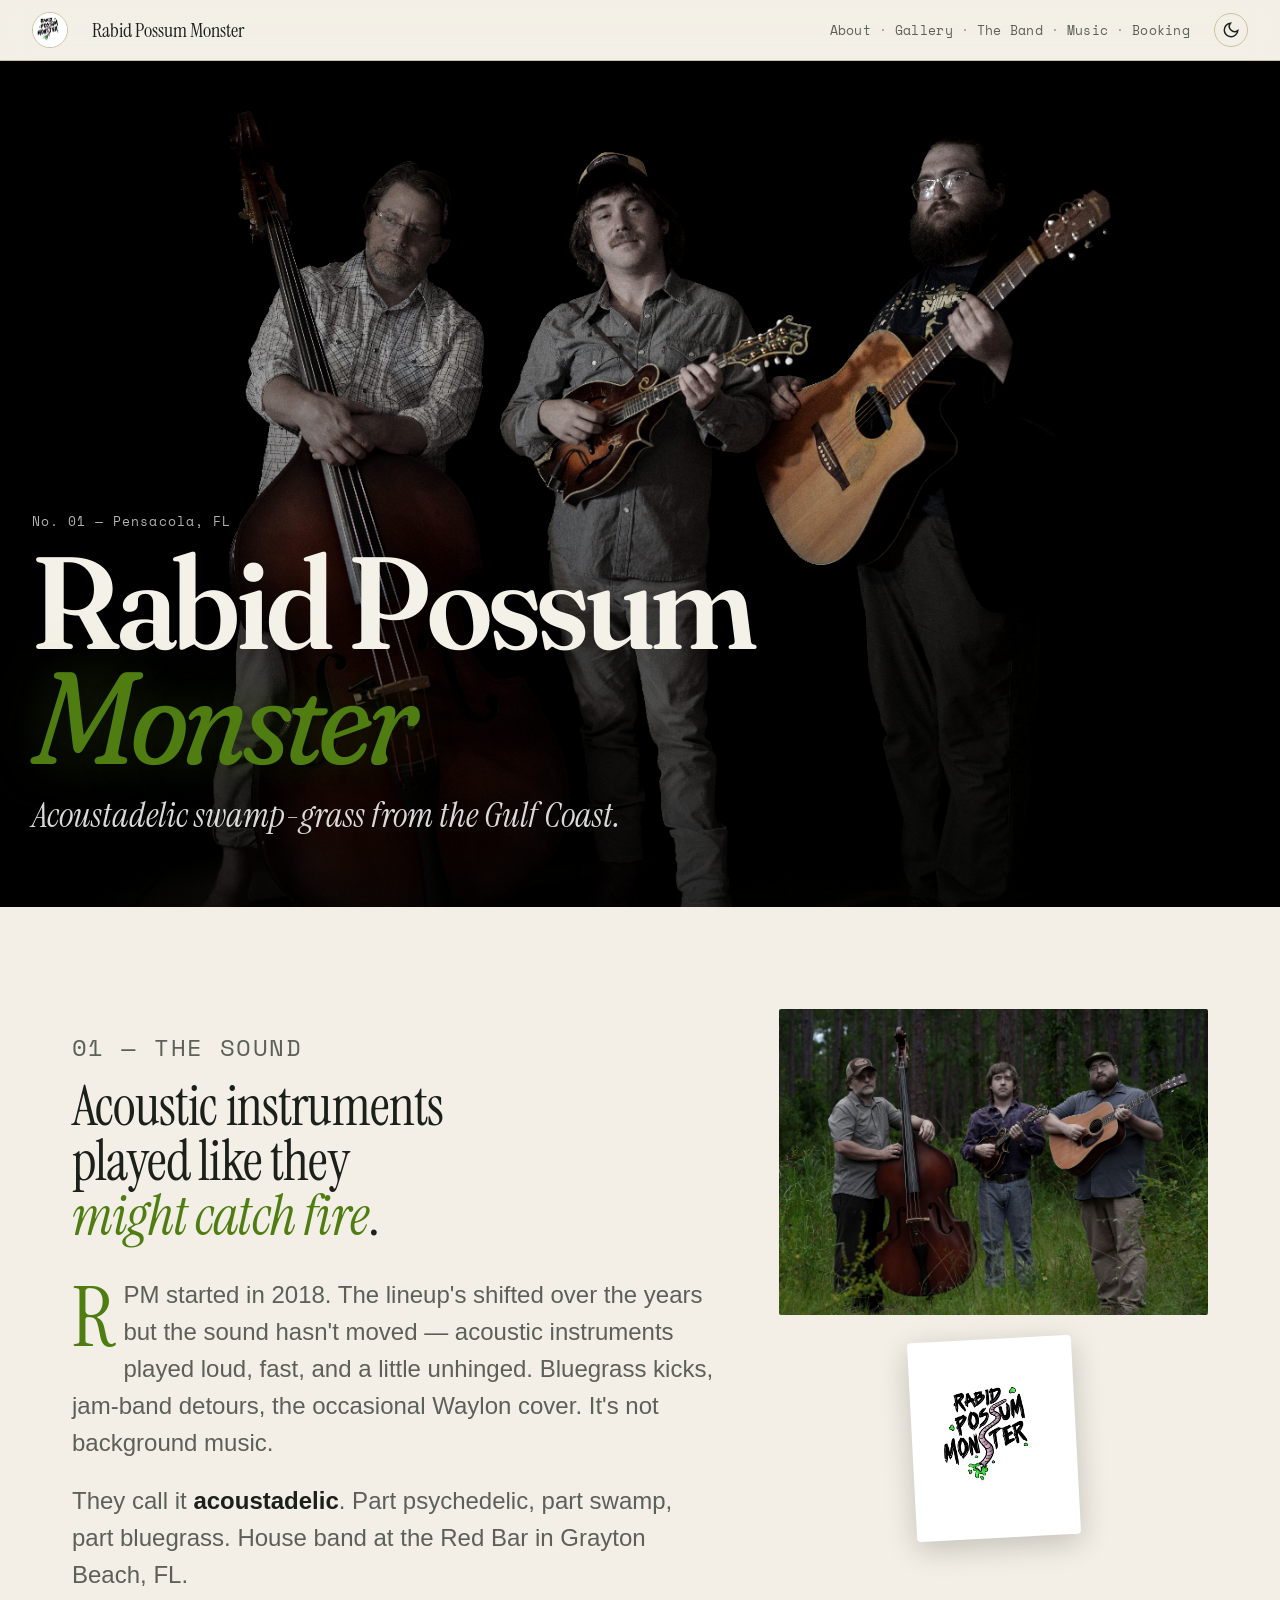
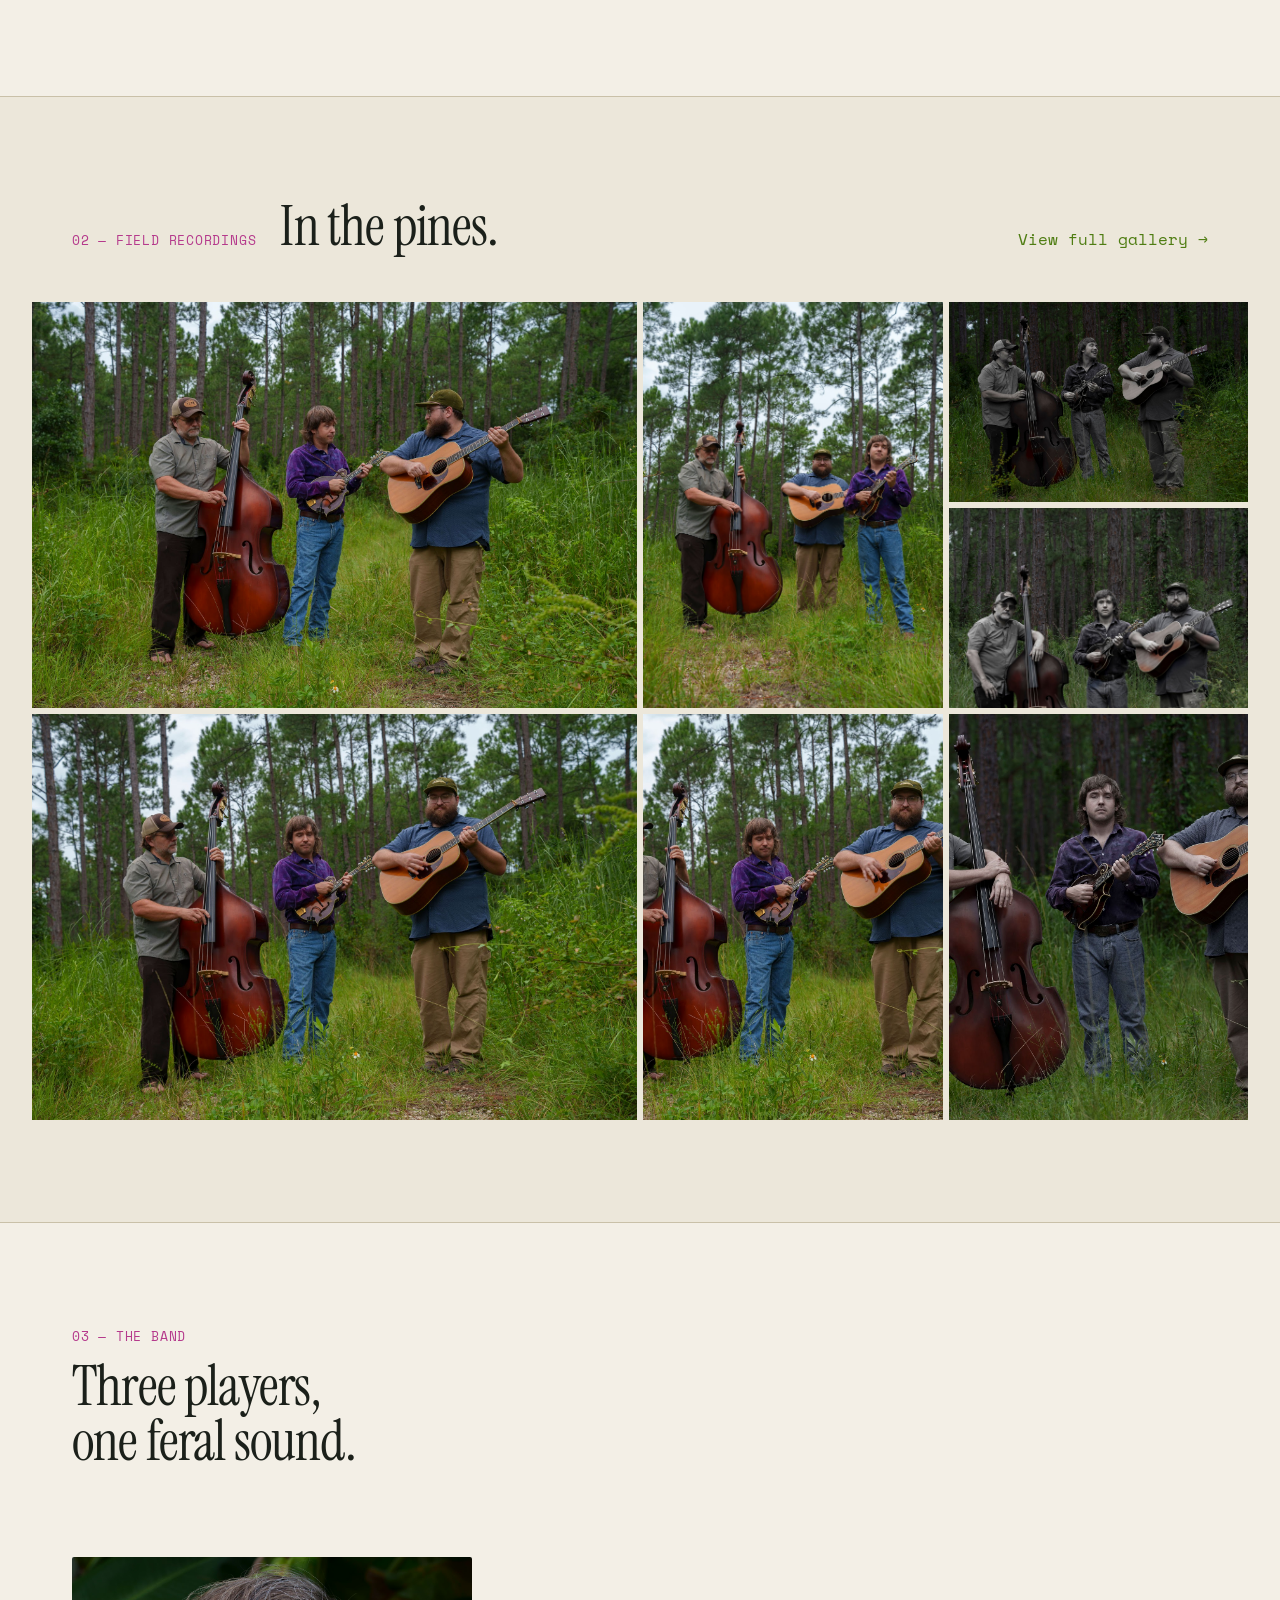
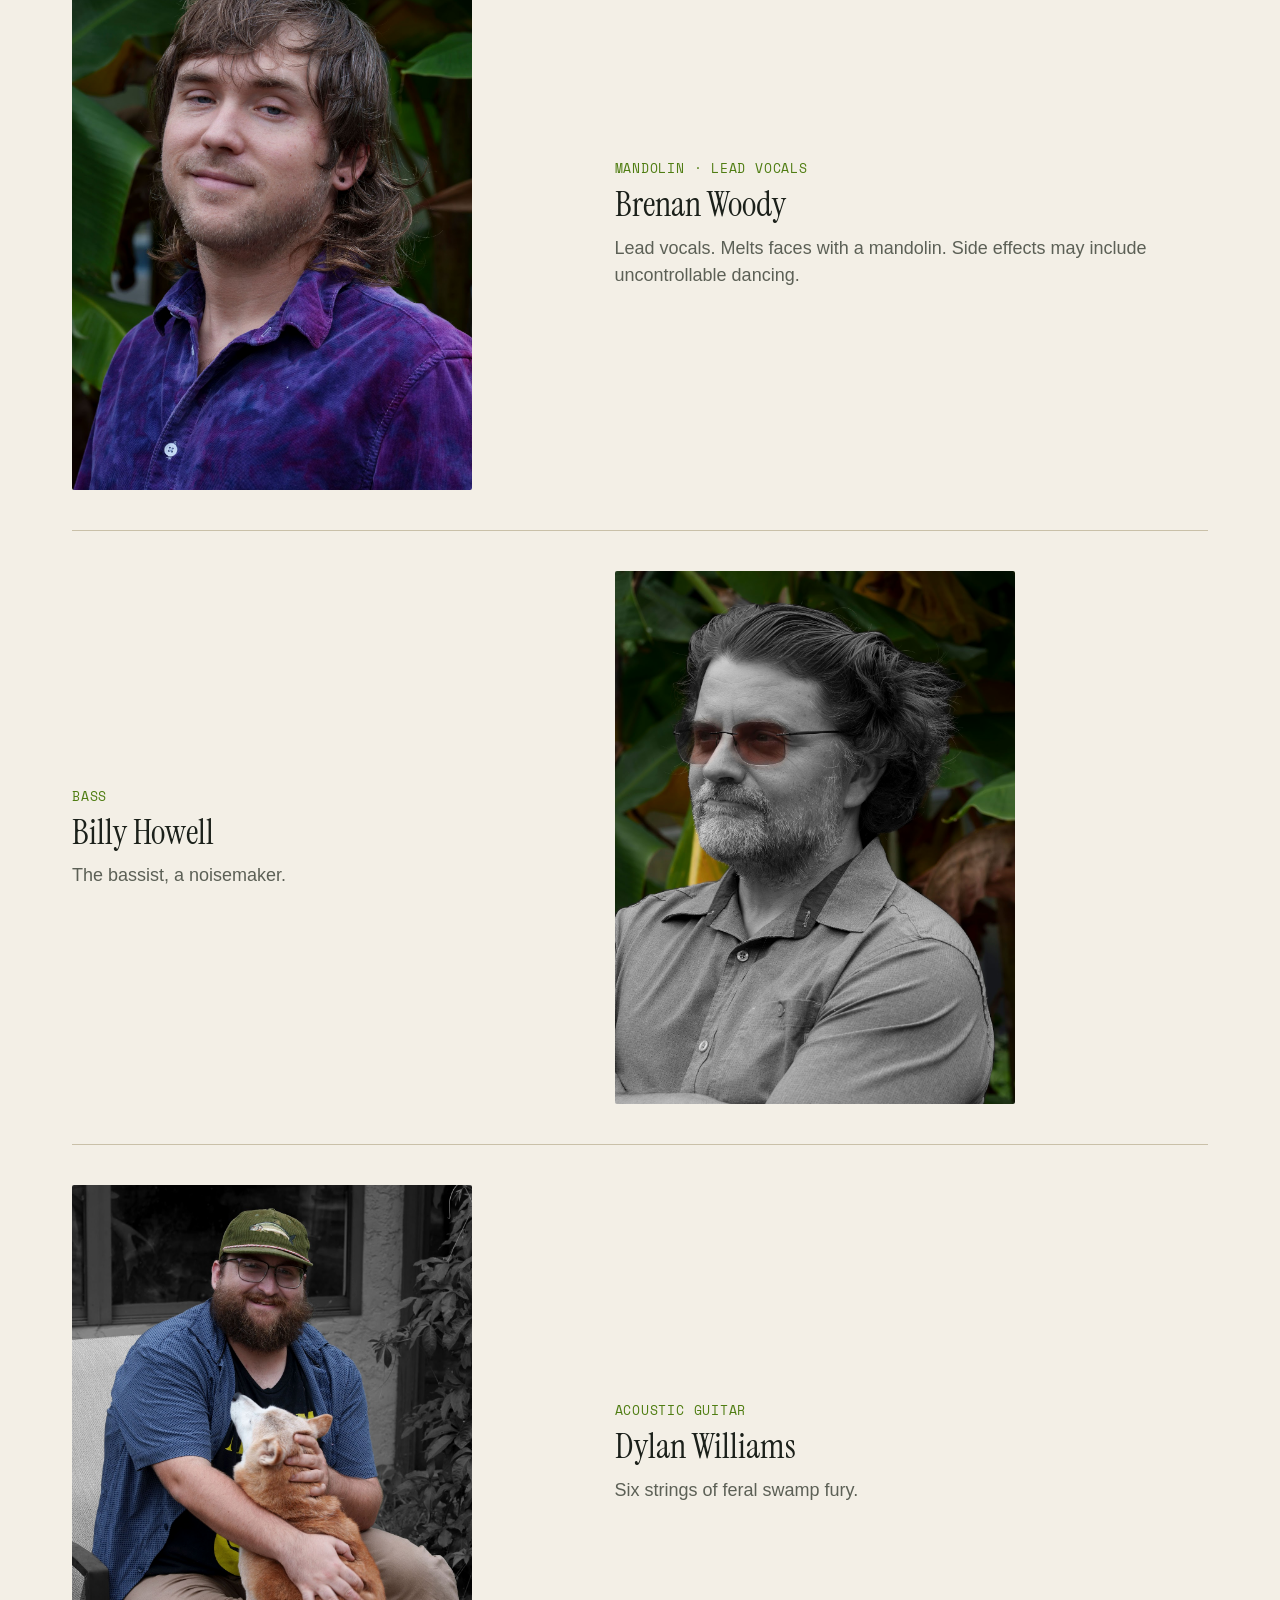
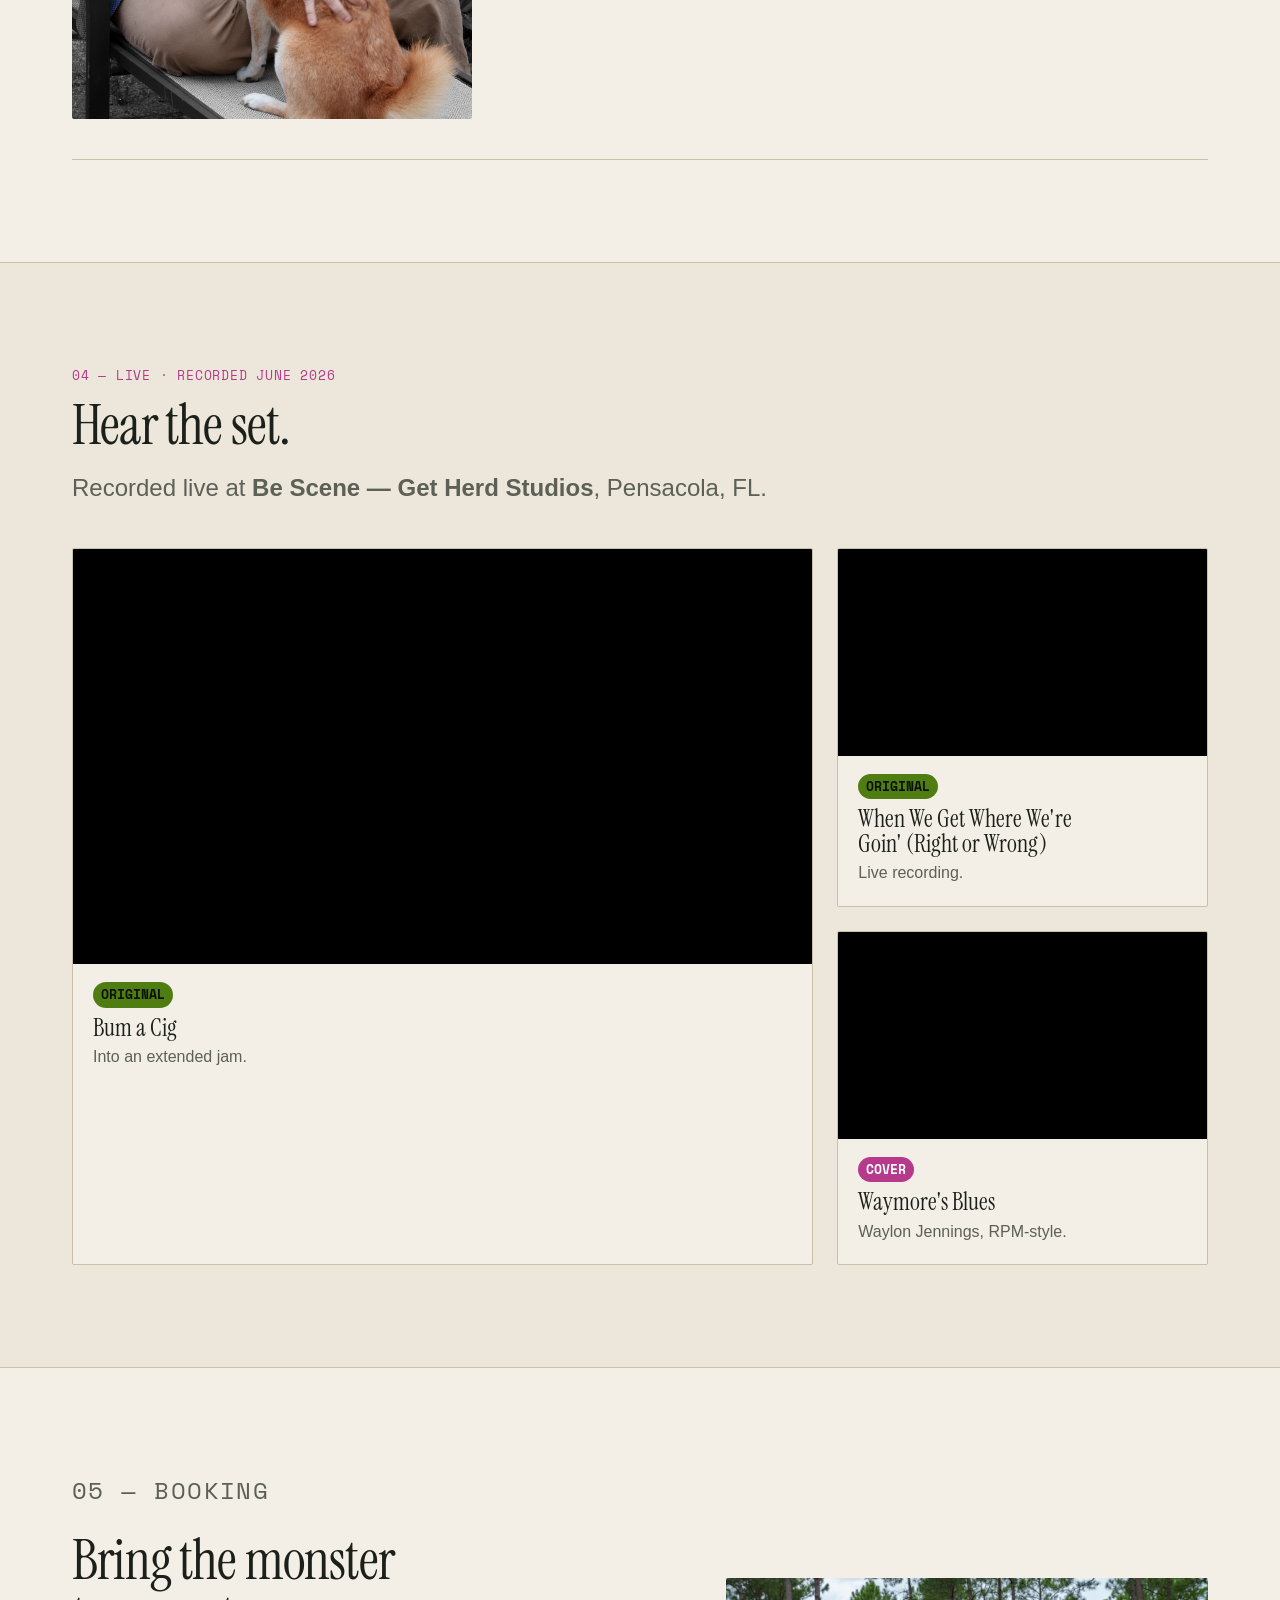
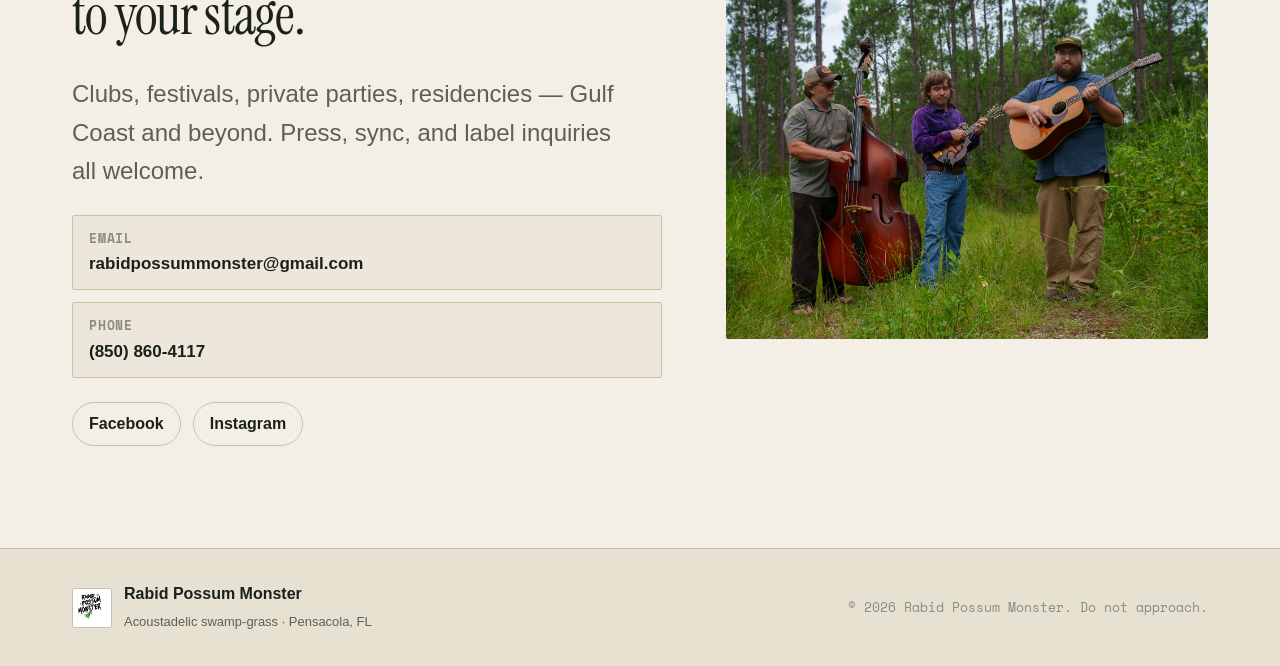
<file: index.html>
<!DOCTYPE html>
<html lang="en" data-theme="dark">
<head>
  <meta charset="UTF-8" />
  <meta name="viewport" content="width=device-width, initial-scale=1.0" />
  <title>Rabid Possum Monster — Acoustadelic Swamp-Grass | Pensacola, FL</title>
  <meta name="description" content="Rabid Possum Monster (RPM) is a psychedelic jam bluegrass trio from Pensacola, FL — 'acoustadelic' swamp-grass and house band at the legendary Red Bar in Grayton Beach. Booking: rabidpossummonster@gmail.com." />
  <link rel="icon" href="assets/logo.jpg" />
  <link rel="preconnect" href="https://fonts.googleapis.com" />
  <link rel="preconnect" href="https://fonts.gstatic.com" crossorigin />
  <link href="https://fonts.googleapis.com/css2?family=Fraunces:ital,opsz,wght@0,9..144,400;0,9..144,600;0,9..144,900;1,9..144,400&family=Instrument+Serif:ital@0;1&family=Space+Mono:ital,wght@0,400;0,700;1,400&display=swap" rel="stylesheet" />
  <link href="https://api.fontshare.com/v2/css?f[]=satoshi@400,500,700&display=swap" rel="stylesheet" />
  <link rel="stylesheet" href="style.css" />
</head>
<body>
  <a class="skip" href="#main">Skip to content</a>

  <!-- MASTHEAD -->
  <header class="masthead" id="top">
    <a class="masthead-mark" href="#top">
      <img src="assets/logo.jpg" alt="RPM" />
    </a>
    <div class="masthead-title">Rabid Possum Monster</div>
    <nav class="masthead-nav" aria-label="Primary">
      <a href="#about">About</a>
      <span class="nav-dot">·</span>
      <a href="#gallery">Gallery</a>
      <span class="nav-dot">·</span>
      <a href="#members">The Band</a>
      <span class="nav-dot">·</span>
      <a href="#music">Music</a>
      <span class="nav-dot">·</span>
      <a href="#booking">Booking</a>
    </nav>
    <button class="theme-toggle" data-theme-toggle aria-label="Switch to light mode" type="button">
      <svg width="18" height="18" viewBox="0 0 24 24" fill="none" stroke="currentColor" stroke-width="2"><path d="M21 12.79A9 9 0 1 1 11.21 3 7 7 0 0 0 21 12.79z"/></svg>
    </button>
  </header>

  <main id="main">

    <!-- COVER -->
    <section class="cover">
      <div class="cover-image" aria-hidden="true"></div>
      <div class="cover-veil" aria-hidden="true"></div>
      <div class="cover-content">
        <p class="cover-meta">No. 01 — Pensacola, FL</p>
        <h1 class="cover-title">Rabid Possum<br><em>Monster</em></h1>
        <p class="cover-tag">Acoustadelic swamp-grass from the Gulf Coast.</p>
      </div>
    </section>

    <!-- ABOUT -->
    <section class="spread about" id="about">
      <div class="spread-grid">
        <div class="about-text">
          <p class="kicker">01 — The Sound</p>
          <h2 class="spread-headline">Acoustic instruments<br>played like they<br><em>might catch fire</em>.</h2>
          <p class="dropcap">RPM started in 2018. The lineup's shifted over the years but the sound hasn't moved — acoustic instruments played loud, fast, and a little unhinged. Bluegrass kicks, jam-band detours, the occasional Waylon cover. It's not background music.</p>
          <p>They call it <strong>acoustadelic</strong>. Part psychedelic, part swamp, part bluegrass. House band at the Red Bar in Grayton Beach, FL.</p>
        </div>
        <aside class="about-aside">
          <div class="about-photo">
            <img src="assets/gallery/rpm_07.jpg" alt="RPM posed in the pines" loading="lazy" />
          </div>
          <div class="logo-mark">
            <img src="assets/logo.jpg" alt="Rabid Possum Monster logo" loading="lazy" />
          </div>
        </aside>
      </div>
    </section>

    <!-- GALLERY HIGHLIGHTS -->
    <section class="spread gallery" id="gallery">
      <div class="gallery-header">
        <p class="kicker">02 — Field Recordings</p>
        <h2 class="spread-headline">In the pines.</h2>
        <a class="gallery-link" href="gallery.html">View full gallery →</a>
      </div>
      <div class="gallery-highlights">
        <figure class="g g-wide">
          <img src="assets/gallery/rpm_02.jpg" alt="RPM playing together in the woods" loading="lazy" />
        </figure>
        <figure class="g g-tall">
          <img src="assets/gallery/rpm_03.jpg" alt="RPM standing tall in the pines" loading="lazy" />
        </figure>
        <figure class="g">
          <img src="assets/gallery/rpm_08.jpg" alt="RPM laughing together in the woods" loading="lazy" />
        </figure>
        <figure class="g">
          <img src="assets/gallery/rpm_13.jpg" alt="Billy Howell" loading="lazy" />
        </figure>
        <figure class="g g-wide">
          <img src="assets/gallery/rpm_09.jpg" alt="RPM playing live in the sunlight" loading="lazy" />
        </figure>
        <figure class="g g-tall">
          <img src="assets/gallery/rpm_11.jpg" alt="RPM playing instruments in the clearing" loading="lazy" />
        </figure>
        <figure class="g g-tall">
          <img src="assets/gallery/rpm_12.jpg" alt="RPM classic trio pose" loading="lazy" />
        </figure>
      </div>
    </section>

    <!-- MEMBERS -->
    <section class="spread members" id="members">
      <div class="members-header">
        <p class="kicker">03 — The Band</p>
        <h2 class="spread-headline">Three players,<br>one feral sound.</h2>
      </div>

      <article class="member-row">
        <div class="member-photo">
          <img src="assets/members/brenan.jpg" alt="Brenan Woody" loading="lazy" />
        </div>
        <div class="member-info">
          <p class="member-instrument">Mandolin · Lead Vocals</p>
          <h3 class="member-name">Brenan Woody</h3>
          <p class="member-role">Lead vocals. Melts faces with a mandolin. Side effects may include uncontrollable dancing.</p>
        </div>
      </article>

      <article class="member-row reverse">
        <div class="member-photo">
          <img src="assets/members/billy.jpg" alt="Billy Howell" loading="lazy" />
        </div>
        <div class="member-info">
          <p class="member-instrument">Bass</p>
          <h3 class="member-name">Billy Howell</h3>
          <p class="member-role">The bassist, a noisemaker.</p>
        </div>
      </article>

      <article class="member-row">
        <div class="member-photo">
          <img src="assets/members/dylan.jpg" alt="Dylan Williams" loading="lazy" />
        </div>
        <div class="member-info">
          <p class="member-instrument">Acoustic Guitar</p>
          <h3 class="member-name">Dylan Williams</h3>
          <p class="member-role">Six strings of feral swamp fury.</p>
        </div>
      </article>
    </section>

    <!-- MUSIC -->
    <section class="spread music" id="music">
      <div class="music-header">
        <p class="kicker">04 — Live · Recorded June 2026</p>
        <h2 class="spread-headline">Hear the set.</h2>
        <p class="music-sub">Recorded live at <strong>Be Scene — Get Herd Studios</strong>, Pensacola, FL.</p>
      </div>
      <div class="music-grid">
        <figure class="video video-featured">
          <div class="video-frame">
            <iframe src="https://www.youtube.com/embed/E_gqEi9xXUo" title="Bum a Cig — Rabid Possum Monster (live)" loading="lazy" allow="accelerometer; clipboard-write; encrypted-media; gyroscope; picture-in-picture; web-share" allowfullscreen></iframe>
          </div>
          <figcaption>
            <span class="video-tag">Original</span>
            <h3>Bum a Cig</h3>
            <p>Into an extended jam.</p>
          </figcaption>
        </figure>
        <figure class="video">
          <div class="video-frame">
            <iframe src="https://www.youtube.com/embed/dR-MKsBqslw" title="When We Get Where We're Goin' — Rabid Possum Monster (live)" loading="lazy" allow="accelerometer; clipboard-write; encrypted-media; gyroscope; picture-in-picture; web-share" allowfullscreen></iframe>
          </div>
          <figcaption>
            <span class="video-tag">Original</span>
            <h3>When We Get Where We're Goin' (Right or Wrong)</h3>
            <p>Live recording.</p>
          </figcaption>
        </figure>
        <figure class="video">
          <div class="video-frame">
            <iframe src="https://www.youtube.com/embed/veYUSmOugpc" title="Waymore's Blues — Rabid Possum Monster (live)" loading="lazy" allow="accelerometer; clipboard-write; encrypted-media; gyroscope; picture-in-picture; web-share" allowfullscreen></iframe>
          </div>
          <figcaption>
            <span class="video-tag video-tag-cover">Cover</span>
            <h3>Waymore's Blues</h3>
            <p>Waylon Jennings, RPM-style.</p>
          </figcaption>
        </figure>
      </div>
    </section>

    <!-- BOOKING -->
    <section class="spread booking" id="booking">
      <div class="booking-grid">
        <div class="booking-text">
          <p class="kicker">05 — Booking</p>
          <h2 class="spread-headline">Bring the monster<br>to your stage.</h2>
          <p>Clubs, festivals, private parties, residencies — Gulf Coast and beyond. Press, sync, and label inquiries all welcome.</p>
          <div class="booking-contacts">
            <a class="contact" href="mailto:rabidpossummonster@gmail.com">
              <span class="contact-label">Email</span>
              <span class="contact-value">rabidpossummonster@gmail.com</span>
            </a>
            <a class="contact" href="tel:+18508604117">
              <span class="contact-label">Phone</span>
              <span class="contact-value">(850) 860-4117</span>
            </a>
          </div>
          <div class="socials">
            <a class="social" href="https://www.facebook.com/rabidpossummonster" target="_blank" rel="noopener">Facebook</a>
            <a class="social" href="https://www.instagram.com/rabidpossummonster" target="_blank" rel="noopener">Instagram</a>
          </div>
        </div>
        <div class="booking-photo">
          <img src="assets/gallery/rpm_11.jpg" alt="RPM playing live" loading="lazy" />
        </div>
      </div>
    </section>
  </main>

  <footer class="colophon">
    <div class="colophon-inner">
      <div class="colophon-brand">
        <img src="assets/logo.jpg" alt="" />
        <div>
          <strong>Rabid Possum Monster</strong>
          <span>Acoustadelic swamp-grass · Pensacola, FL</span>
        </div>
      </div>
      <p class="colophon-meta">© <span id="year"></span> Rabid Possum Monster. Do not approach.</p>
    </div>
  </footer>

  <script>
    document.getElementById('year').textContent = new Date().getFullYear();
    (function () {
      const t = document.querySelector('[data-theme-toggle]'),
        r = document.documentElement;
      let d = matchMedia('(prefers-color-scheme:dark)').matches ? 'dark' : 'light';
      r.setAttribute('data-theme', d);
      function syncBtn() {
        t && (t.innerHTML = d === 'dark'
          ? '<svg width="18" height="18" viewBox="0 0 24 24" fill="none" stroke="currentColor" stroke-width="2"><circle cx="12" cy="12" r="5"/><path d="M12 1v2M12 21v2M4.22 4.22l1.42 1.42M18.36 18.36l1.42 1.42M1 12h2M21 12h2M4.22 19.78l1.42-1.42M18.36 5.64l1.42-1.42"/></svg>'
          : '<svg width="18" height="18" viewBox="0 0 24 24" fill="none" stroke="currentColor" stroke-width="2"><path d="M21 12.79A9 9 0 1 1 11.21 3 7 7 0 0 0 21 12.79z"/></svg>');
        t && t.setAttribute('aria-label', 'Switch to ' + (d === 'dark' ? 'light' : 'dark') + ' mode');
      }
      syncBtn();
      t && t.addEventListener('click', () => { d = d === 'dark' ? 'light' : 'dark'; r.setAttribute('data-theme', d); syncBtn(); });
    })();
  </script>
</body>
</html>
</file>
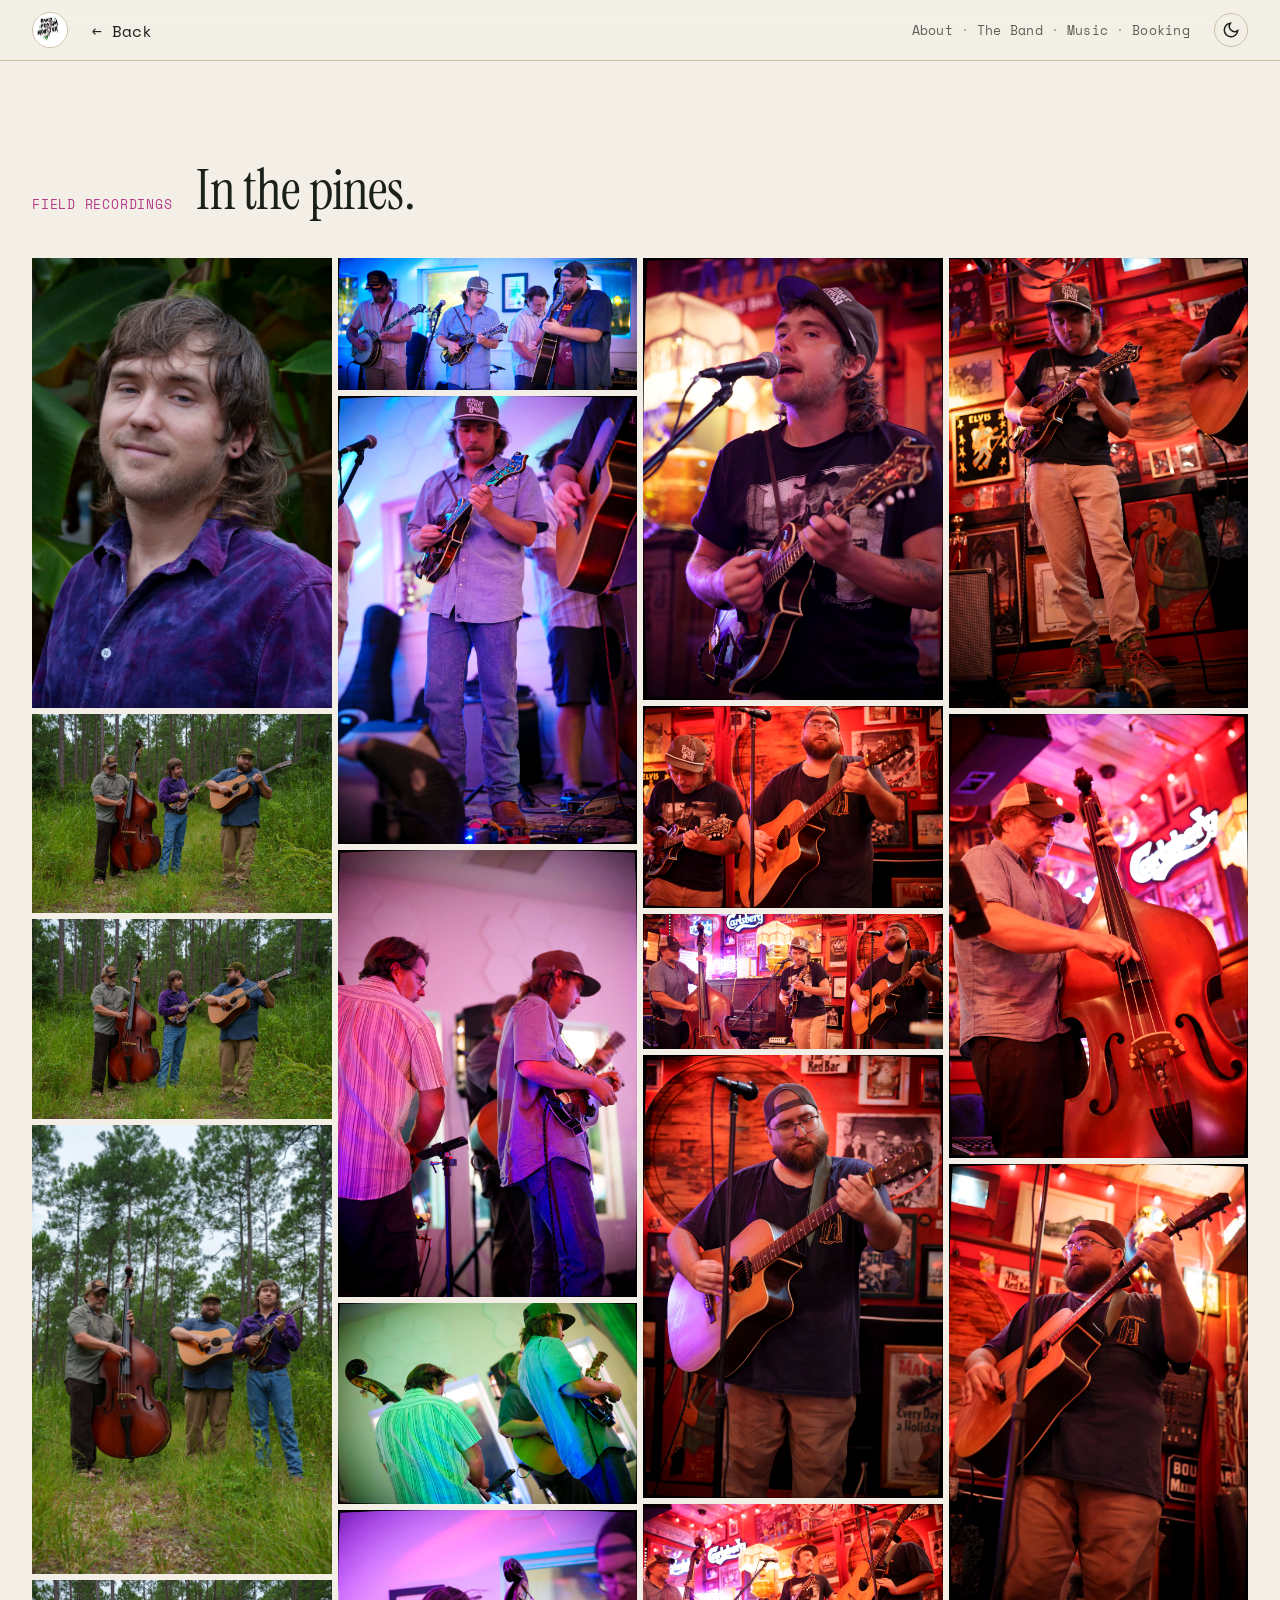
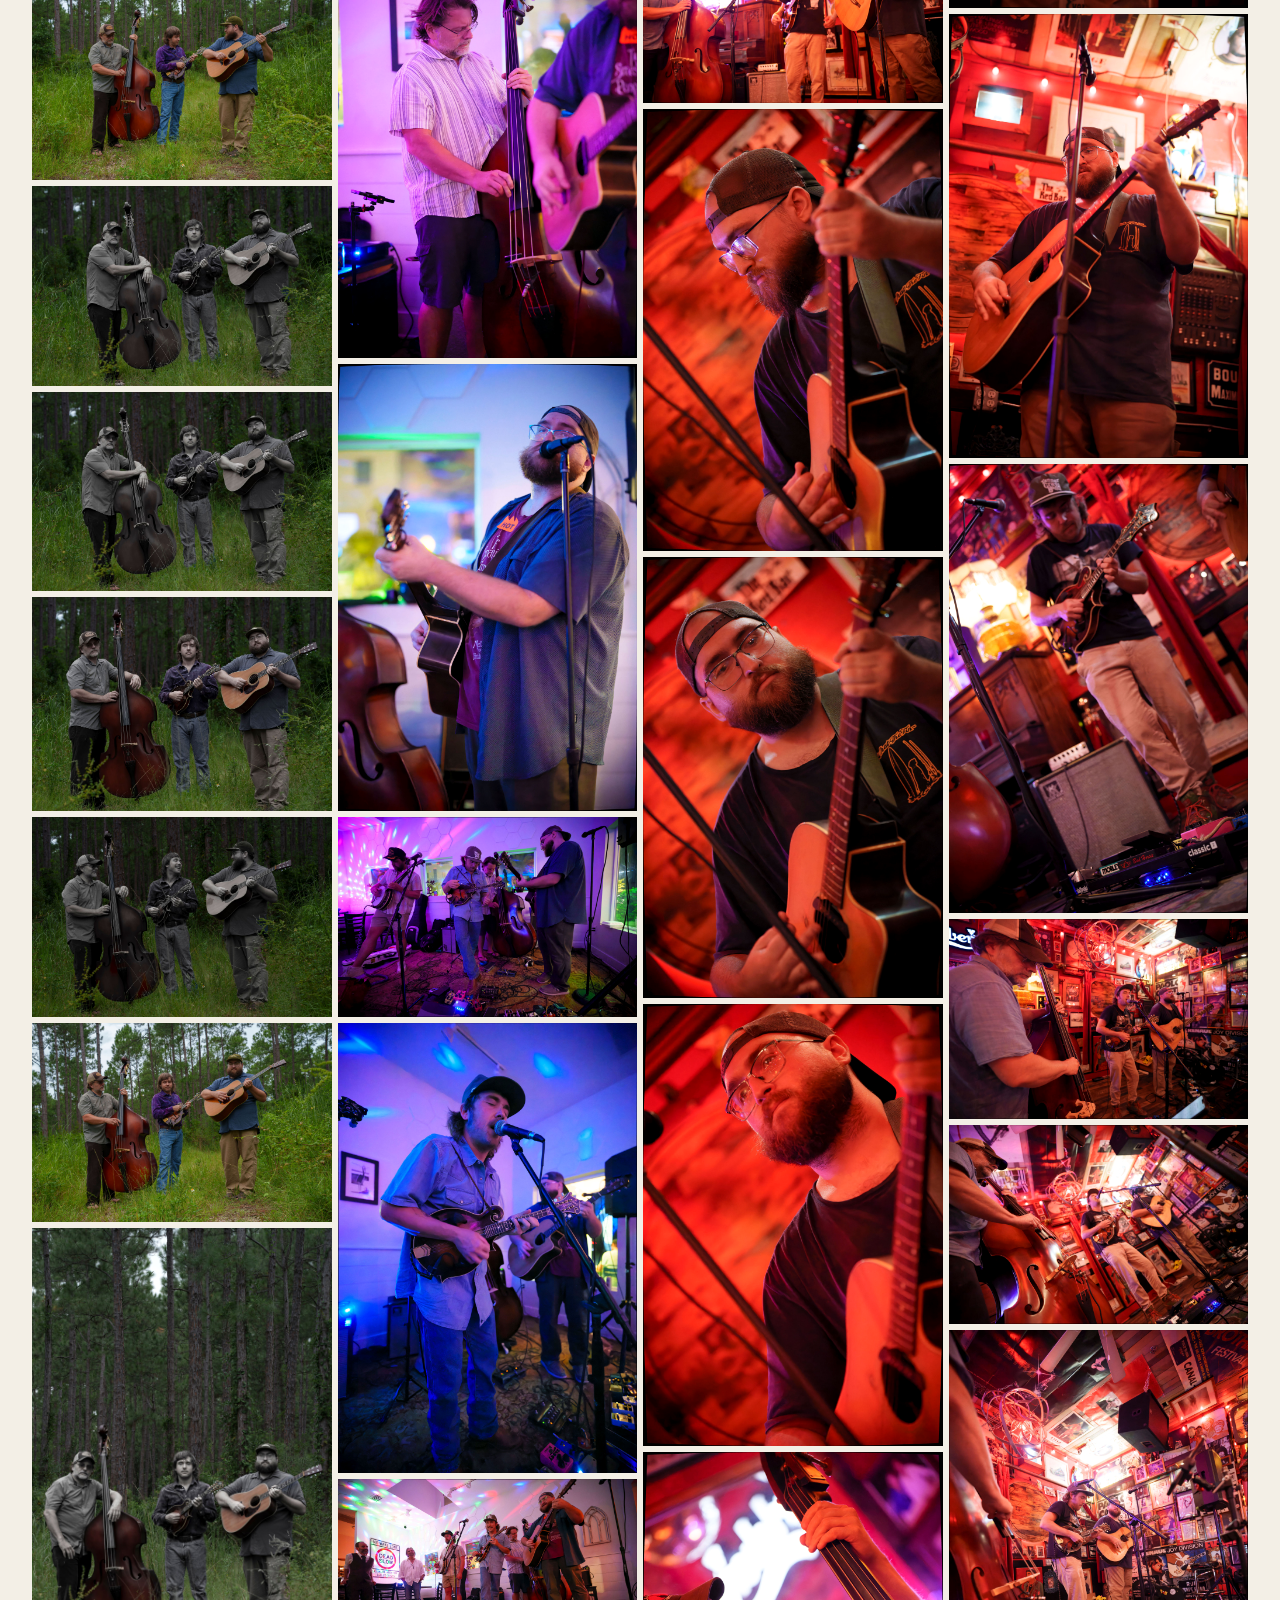
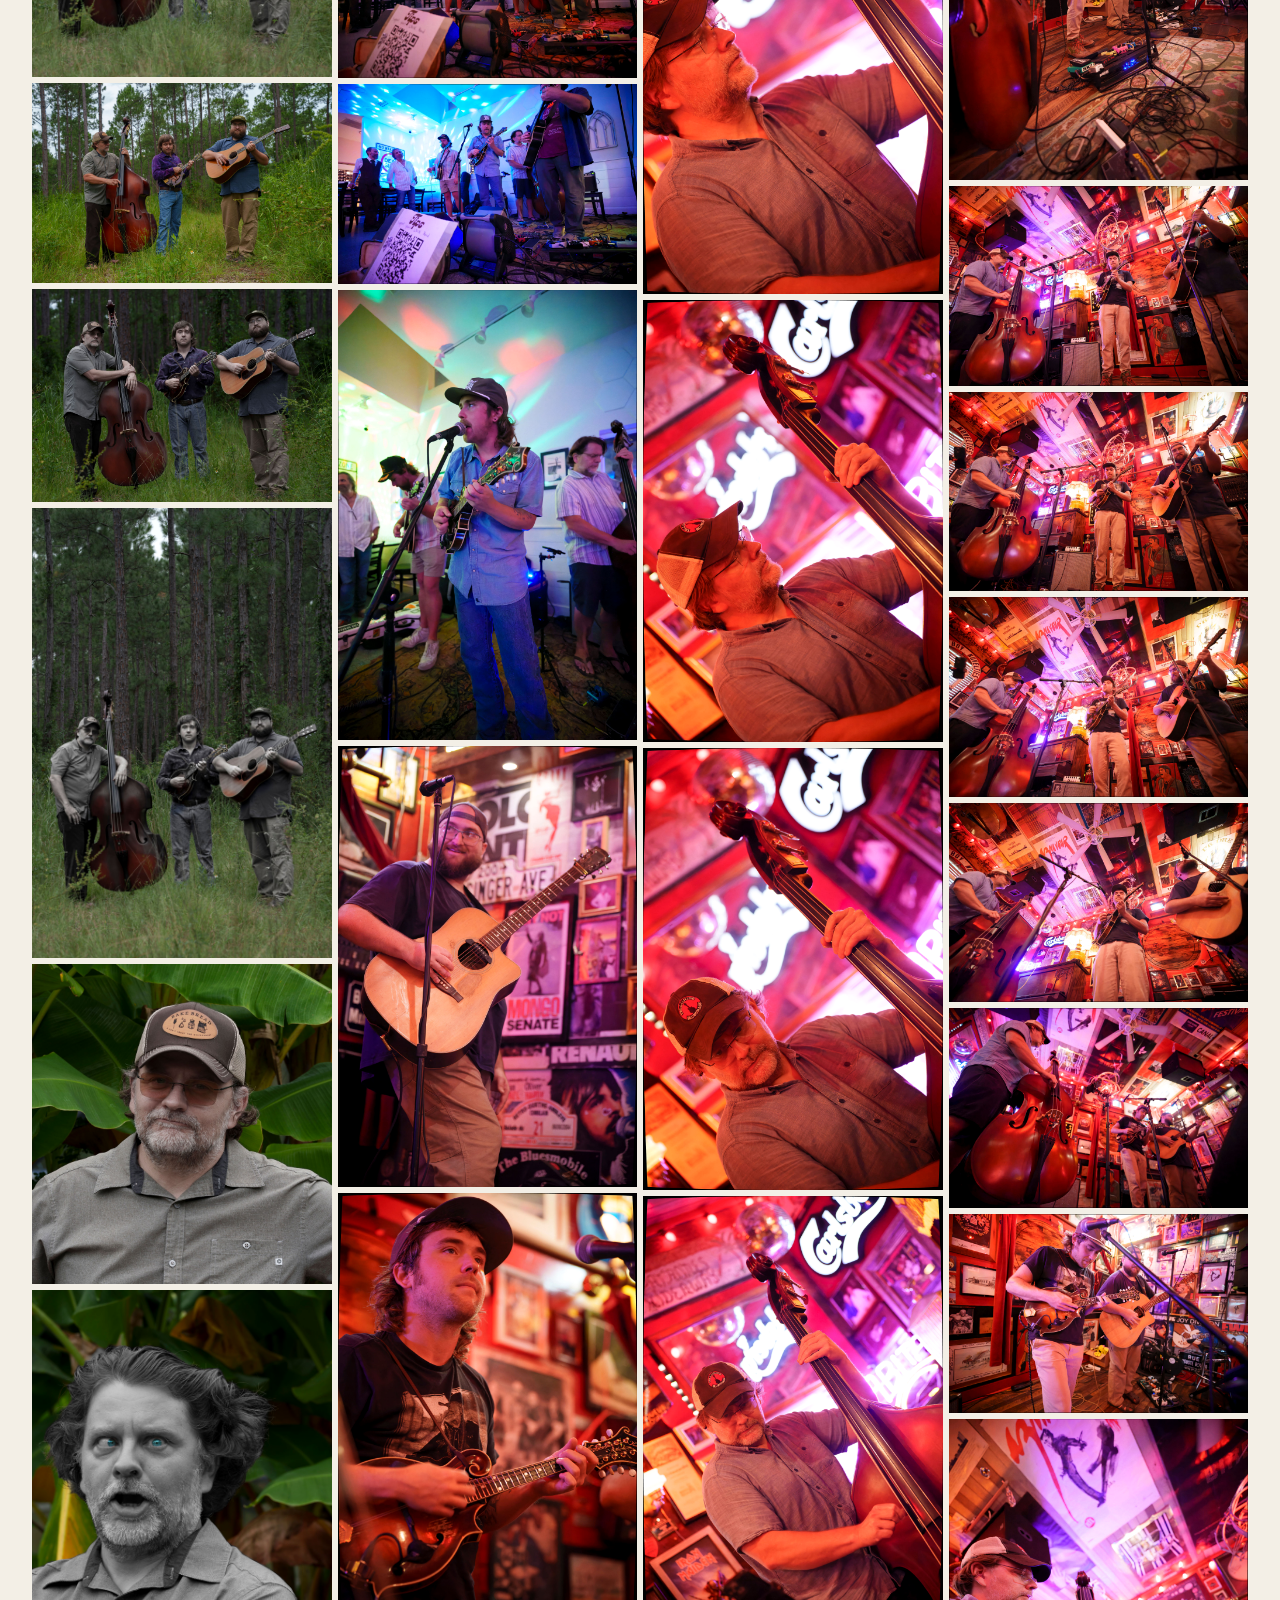
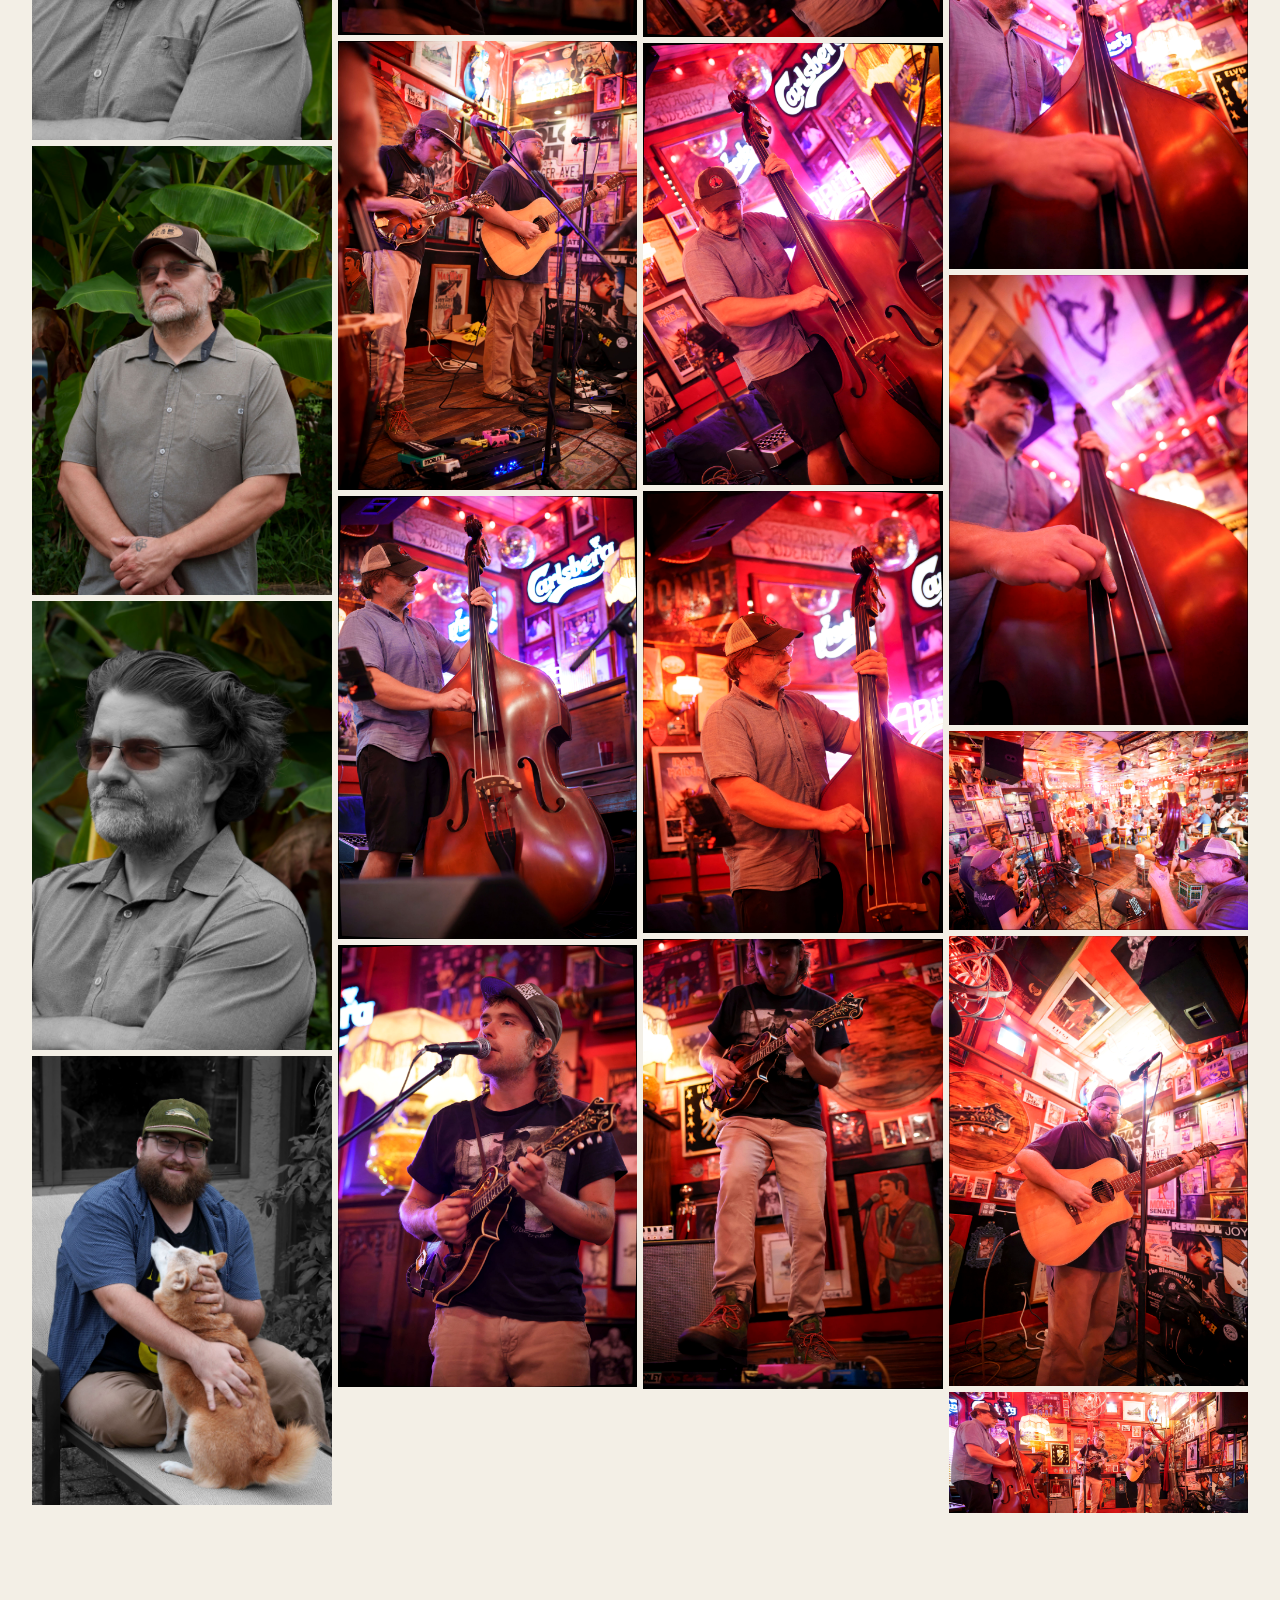
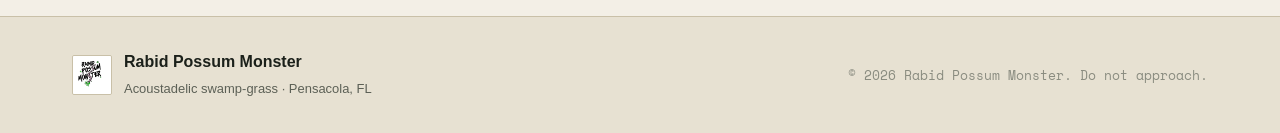
<file: gallery.html>
<!DOCTYPE html>
<html lang="en" data-theme="dark">
<head>
  <meta charset="UTF-8" />
  <meta name="viewport" content="width=device-width, initial-scale=1.0" />
  <title>Gallery — Rabid Possum Monster</title>
  <meta name="description" content="Photo gallery for Rabid Possum Monster — live shots and field recordings from the pines." />
  <link rel="icon" href="assets/logo.jpg" />
  <link rel="preconnect" href="https://fonts.googleapis.com" />
  <link rel="preconnect" href="https://fonts.gstatic.com" crossorigin />
  <link href="https://fonts.googleapis.com/css2?family=Fraunces:ital,opsz,wght@0,9..144,400;0,9..144,600;0,9..144,900;1,9..144,400&family=Instrument+Serif:ital@0;1&family=Space+Mono:ital,wght@0,400;0,700;1,400&display=swap" rel="stylesheet" />
  <link href="https://api.fontshare.com/v2/css?f[]=satoshi@400,500,700&display=swap" rel="stylesheet" />
  <link rel="stylesheet" href="style.css" />
</head>
<body>
  <a class="skip" href="#main">Skip to content</a>

  <!-- MASTHEAD -->
  <header class="masthead" id="top">
    <a class="masthead-mark" href="index.html">
      <img src="assets/logo.jpg" alt="RPM" />
    </a>
    <div class="masthead-title"><a href="index.html" class="back-link">← Back</a></div>
    <nav class="masthead-nav" aria-label="Primary">
      <a href="index.html#about">About</a>
      <span class="nav-dot">·</span>
      <a href="index.html#members">The Band</a>
      <span class="nav-dot">·</span>
      <a href="index.html#music">Music</a>
      <span class="nav-dot">·</span>
      <a href="index.html#booking">Booking</a>
    </nav>
    <button class="theme-toggle" data-theme-toggle aria-label="Switch to light mode" type="button">
      <svg width="18" height="18" viewBox="0 0 24 24" fill="none" stroke="currentColor" stroke-width="2"><path d="M21 12.79A9 9 0 1 1 11.21 3 7 7 0 0 0 21 12.79z"/></svg>
    </button>
  </header>

  <main id="main">
    <section class="spread gallery-page">
      <div class="gallery-header">
        <p class="kicker">Field Recordings</p>
        <h2 class="spread-headline">In the pines.</h2>
      </div>

      <div class="gallery-full">
        <figure class="g">
          <img src="assets/gallery/rpm_00.jpg" alt="RPM" loading="lazy" />
        </figure>
        <figure class="g">
          <img src="assets/gallery/rpm_01.jpg" alt="RPM" loading="lazy" />
        </figure>
        <figure class="g">
          <img src="assets/gallery/rpm_02.jpg" alt="RPM" loading="lazy" />
        </figure>
        <figure class="g">
          <img src="assets/gallery/rpm_03.jpg" alt="RPM" loading="lazy" />
        </figure>
        <figure class="g">
          <img src="assets/gallery/rpm_04.jpg" alt="RPM" loading="lazy" />
        </figure>
        <figure class="g">
          <img src="assets/gallery/rpm_05.jpg" alt="RPM" loading="lazy" />
        </figure>
        <figure class="g">
          <img src="assets/gallery/rpm_06.jpg" alt="RPM" loading="lazy" />
        </figure>
        <figure class="g">
          <img src="assets/gallery/rpm_07.jpg" alt="RPM" loading="lazy" />
        </figure>
        <figure class="g">
          <img src="assets/gallery/rpm_08.jpg" alt="RPM" loading="lazy" />
        </figure>
        <figure class="g">
          <img src="assets/gallery/rpm_09.jpg" alt="RPM" loading="lazy" />
        </figure>
        <figure class="g">
          <img src="assets/gallery/rpm_10.jpg" alt="RPM" loading="lazy" />
        </figure>
        <figure class="g">
          <img src="assets/gallery/rpm_11.jpg" alt="RPM" loading="lazy" />
        </figure>
        <figure class="g">
          <img src="assets/gallery/rpm_12.jpg" alt="RPM" loading="lazy" />
        </figure>
        <figure class="g">
          <img src="assets/gallery/rpm_13.jpg" alt="RPM" loading="lazy" />
        </figure>
        <figure class="g">
          <img src="assets/gallery/rpm_14.jpg" alt="RPM" loading="lazy" />
        </figure>
        <figure class="g">
          <img src="assets/gallery/rpm_15.jpg" alt="RPM" loading="lazy" />
        </figure>
        <figure class="g">
          <img src="assets/gallery/rpm_16.jpg" alt="RPM" loading="lazy" />
        </figure>
        <figure class="g">
          <img src="assets/gallery/rpm_17.jpg" alt="RPM" loading="lazy" />
        </figure>
        <figure class="g">
          <img src="assets/gallery/rpm_18.jpg" alt="RPM" loading="lazy" />
        </figure>
        <figure class="g">
          <img src="assets/drive-gallery/drive_01.jpg" alt="RPM live" loading="lazy" />
        </figure>
        <figure class="g">
          <img src="assets/drive-gallery/drive_02.jpg" alt="RPM live" loading="lazy" />
        </figure>
        <figure class="g">
          <img src="assets/drive-gallery/drive_03.jpg" alt="RPM live" loading="lazy" />
        </figure>
        <figure class="g">
          <img src="assets/drive-gallery/drive_04.jpg" alt="RPM live" loading="lazy" />
        </figure>
        <figure class="g">
          <img src="assets/drive-gallery/drive_06.jpg" alt="RPM live" loading="lazy" />
        </figure>
        <figure class="g">
          <img src="assets/drive-gallery/drive_07.jpg" alt="RPM live" loading="lazy" />
        </figure>
        <figure class="g">
          <img src="assets/drive-gallery/drive_09.jpg" alt="RPM live" loading="lazy" />
        </figure>
        <figure class="g">
          <img src="assets/drive-gallery/drive_10.jpg" alt="RPM live" loading="lazy" />
        </figure>
        <figure class="g">
          <img src="assets/drive-gallery/drive_11.jpg" alt="RPM live" loading="lazy" />
        </figure>
        <figure class="g">
          <img src="assets/drive-gallery/drive_12.jpg" alt="RPM live" loading="lazy" />
        </figure>
        <figure class="g">
          <img src="assets/drive-gallery/drive_14.jpg" alt="RPM live" loading="lazy" />
        </figure>
        <figure class="g">
          <img src="assets/drive-gallery/drive_15.jpg" alt="RPM live" loading="lazy" />
        </figure>
        <figure class="g">
          <img src="assets/drive-gallery/drive_16.jpg" alt="RPM live" loading="lazy" />
        </figure>
        <figure class="g">
          <img src="assets/drive-gallery/drive_18.jpg" alt="RPM live" loading="lazy" />
        </figure>
        <figure class="g">
          <img src="assets/drive-gallery/drive_19.jpg" alt="RPM live" loading="lazy" />
        </figure>
        <figure class="g">
          <img src="assets/drive-gallery/drive_20.jpg" alt="RPM live" loading="lazy" />
        </figure>
        <figure class="g">
          <img src="assets/drive-gallery/drive_21.jpg" alt="RPM live" loading="lazy" />
        </figure>
        <figure class="g">
          <img src="assets/drive-gallery/drive_22.jpg" alt="RPM live" loading="lazy" />
        </figure>
        <figure class="g">
          <img src="assets/drive-gallery/drive_24.jpg" alt="RPM live" loading="lazy" />
        </figure>
        <figure class="g">
          <img src="assets/drive-gallery/drive_25.jpg" alt="RPM live" loading="lazy" />
        </figure>
        <figure class="g">
          <img src="assets/drive-gallery/drive_26.jpg" alt="RPM live" loading="lazy" />
        </figure>
        <figure class="g">
          <img src="assets/drive-gallery/drive_29.jpg" alt="RPM live" loading="lazy" />
        </figure>
        <figure class="g">
          <img src="assets/drive-gallery/drive_30.jpg" alt="RPM live" loading="lazy" />
        </figure>
        <figure class="g">
          <img src="assets/drive-gallery/drive_31.jpg" alt="RPM live" loading="lazy" />
        </figure>
        <figure class="g">
          <img src="assets/drive-gallery/drive_33.jpg" alt="RPM live" loading="lazy" />
        </figure>
        <figure class="g">
          <img src="assets/drive-gallery/drive_35.jpg" alt="RPM live" loading="lazy" />
        </figure>
        <figure class="g">
          <img src="assets/drive-gallery/drive_36.jpg" alt="RPM live" loading="lazy" />
        </figure>
        <figure class="g">
          <img src="assets/drive-gallery/drive_38.jpg" alt="RPM live" loading="lazy" />
        </figure>
        <figure class="g">
          <img src="assets/drive-gallery/drive_39.jpg" alt="RPM live" loading="lazy" />
        </figure>
        <figure class="g">
          <img src="assets/drive-gallery/drive_40.jpg" alt="RPM live" loading="lazy" />
        </figure>
        <figure class="g">
          <img src="assets/drive-gallery/drive_41.jpg" alt="RPM live" loading="lazy" />
        </figure>
        <figure class="g">
          <img src="assets/drive-gallery/drive_42.jpg" alt="RPM live" loading="lazy" />
        </figure>
        <figure class="g">
          <img src="assets/drive-gallery/drive_43.jpg" alt="RPM live" loading="lazy" />
        </figure>
        <figure class="g">
          <img src="assets/drive-gallery/drive_44.jpg" alt="RPM live" loading="lazy" />
        </figure>
        <figure class="g">
          <img src="assets/drive-gallery/drive_45.jpg" alt="RPM live" loading="lazy" />
        </figure>
        <figure class="g">
          <img src="assets/drive-gallery/drive_48.jpg" alt="RPM live" loading="lazy" />
        </figure>
        <figure class="g">
          <img src="assets/drive-gallery/drive_50.jpg" alt="RPM live" loading="lazy" />
        </figure>
        <figure class="g">
          <img src="assets/drive-gallery/drive_51.jpg" alt="RPM live" loading="lazy" />
        </figure>
        <figure class="g">
          <img src="assets/drive-gallery/drive_52.jpg" alt="RPM live" loading="lazy" />
        </figure>
        <figure class="g">
          <img src="assets/drive-gallery/drive_53.jpg" alt="RPM live" loading="lazy" />
        </figure>
        <figure class="g">
          <img src="assets/drive-gallery/drive_54.jpg" alt="RPM live" loading="lazy" />
        </figure>
        <figure class="g">
          <img src="assets/drive-gallery/drive_55.jpg" alt="RPM live" loading="lazy" />
        </figure>
        <figure class="g">
          <img src="assets/drive-gallery/drive_57.jpg" alt="RPM live" loading="lazy" />
        </figure>
        <figure class="g">
          <img src="assets/drive-gallery/drive_60.jpg" alt="RPM live" loading="lazy" />
        </figure>
        <figure class="g">
          <img src="assets/drive-gallery/drive_61.jpg" alt="RPM live" loading="lazy" />
        </figure>
        <figure class="g">
          <img src="assets/drive-gallery/drive_63.jpg" alt="RPM live" loading="lazy" />
        </figure>
        <figure class="g">
          <img src="assets/drive-gallery/drive_64.jpg" alt="RPM live" loading="lazy" />
        </figure>
        <figure class="g">
          <img src="assets/drive-gallery/drive_65.jpg" alt="RPM live" loading="lazy" />
        </figure>
        <figure class="g">
          <img src="assets/drive-gallery/drive_67.jpg" alt="RPM live" loading="lazy" />
        </figure>
        <figure class="g">
          <img src="assets/drive-gallery/drive_70.jpg" alt="RPM live" loading="lazy" />
        </figure>
      </div>
    </section>
  </main>

  <footer class="colophon">
    <div class="colophon-inner">
      <div class="colophon-brand">
        <img src="assets/logo.jpg" alt="" />
        <div>
          <strong>Rabid Possum Monster</strong>
          <span>Acoustadelic swamp-grass · Pensacola, FL</span>
        </div>
      </div>
      <p class="colophon-meta">© <span id="year"></span> Rabid Possum Monster. Do not approach.</p>
    </div>
  </footer>

  <script>
    document.getElementById('year').textContent = new Date().getFullYear();
    (function () {
      const t = document.querySelector('[data-theme-toggle]'),
        r = document.documentElement;
      let d = matchMedia('(prefers-color-scheme:dark)').matches ? 'dark' : 'light';
      r.setAttribute('data-theme', d);
      function syncBtn() {
        t && (t.innerHTML = d === 'dark'
          ? '<svg width="18" height="18" viewBox="0 0 24 24" fill="none" stroke="currentColor" stroke-width="2"><circle cx="12" cy="12" r="5"/><path d="M12 1v2M12 21v2M4.22 4.22l1.42 1.42M18.36 18.36l1.42 1.42M1 12h2M21 12h2M4.22 19.78l1.42-1.42M18.36 5.64l1.42-1.42"/></svg>'
          : '<svg width="18" height="18" viewBox="0 0 24 24" fill="none" stroke="currentColor" stroke-width="2"><path d="M21 12.79A9 9 0 1 1 11.21 3 7 7 0 0 0 21 12.79z"/></svg>');
        t && t.setAttribute('aria-label', 'Switch to ' + (d === 'dark' ? 'light' : 'dark') + ' mode');
      }
      syncBtn();
      t && t.addEventListener('click', () => { d = d === 'dark' ? 'light' : 'dark'; r.setAttribute('data-theme', d); syncBtn(); });
    })();
  </script>
</body>
</html>
</file>
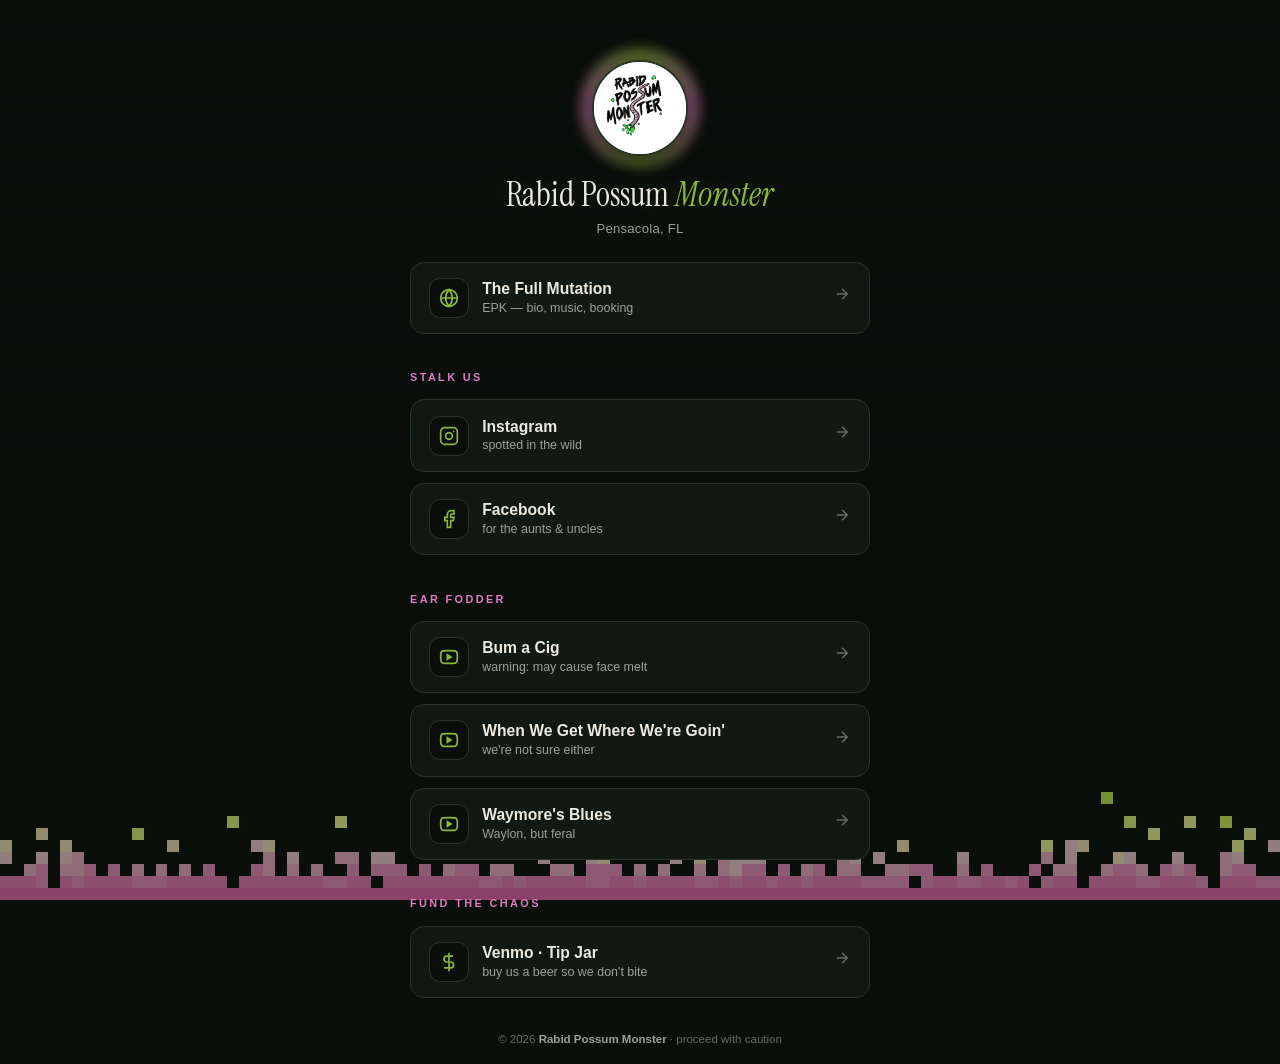
<file: links.html>
<!DOCTYPE html>
<html lang="en" data-theme="dark">
<head>
  <meta charset="UTF-8" />
  <meta name="viewport" content="width=device-width, initial-scale=1.0" />
  <title>Rabid Possum Monster — Links</title>
  <meta name="description" content="Rabid Possum Monster — links to the EPK, socials, live videos, and Venmo." />
  <link rel="icon" href="assets/logo.jpg" />
  <link rel="preconnect" href="https://fonts.googleapis.com" />
  <link rel="preconnect" href="https://fonts.gstatic.com" crossorigin />
  <link href="https://fonts.googleapis.com/css2?family=Instrument+Serif:ital@0;1&display=swap" rel="stylesheet" />
  <link href="https://api.fontshare.com/v2/css?f[]=satoshi@400,500,700,900&display=swap" rel="stylesheet" />
  <style>
    :root {
      --bg: #0b0f0c;
      --surface: #121813;
      --surface-2: #182018;
      --text: #ece9df;
      --muted: #9aa298;
      --faint: #646b61;
      --primary: #8ab83c;
      --primary-hover: #9ccd4a;
      --accent: #e07cbf;
      --border: #283629;
      --font-display: 'Instrument Serif', Georgia, serif;
      --font-body: 'Satoshi', 'Helvetica Neue', Arial, sans-serif;
    }
    *, *::before, *::after { box-sizing: border-box; margin: 0; padding: 0; }
    html { -webkit-text-size-adjust: none; -webkit-font-smoothing: antialiased; -moz-osx-font-smoothing: grayscale; }
    body {
      position: relative; min-height: 100dvh; overflow-x: hidden;
      display: flex; flex-direction: column; align-items: center;
      font-family: var(--font-body); color: var(--text); background-color: var(--bg);
      padding: clamp(2rem, 6vw, 3.5rem) 1.25rem 1rem;
      line-height: 1.6;
    }
    a { color: inherit; text-decoration: none; }
    ::selection { background: var(--primary); color: var(--bg); }
    :focus-visible { outline: 2px solid var(--primary); outline-offset: 3px; border-radius: 4px; }
    @media (prefers-reduced-motion: reduce) {
      *, *::before, *::after { animation: none !important; transition: none !important; }
    }

    /* ---- atmosphere: animated flames ---- */
    #flames {
      position: fixed; inset: 0; z-index: 0; pointer-events: none; width: 100%; height: 100%;
      image-rendering: pixelated;
    }
    .veil {
      position: fixed; inset: 0; z-index: 0; pointer-events: none;
      background: linear-gradient(180deg, rgba(11,15,12,.8) 0%, rgba(11,15,12,.3) 30%, transparent 55%);
    }

    main { position: relative; z-index: 1; width: 100%; max-width: 460px; display: flex; flex-direction: column; align-items: center; }

    /* ---- avatar ---- */
    .avatar-wrap { position: relative; width: 104px; height: 104px; display: grid; place-items: center; }
    .avatar-ring {
      position: absolute; inset: -8px; border-radius: 50%;
      background: conic-gradient(from 0deg, var(--primary), var(--accent), var(--primary), var(--accent), var(--primary));
      filter: blur(6px); opacity: .55; animation: spin 8s linear infinite;
    }
    @keyframes spin { to { transform: rotate(360deg); } }
    .avatar {
      position: relative; width: 96px; height: 96px; border-radius: 50%; overflow: hidden;
      border: 2px solid var(--border); background: #fff;
      animation: bob 4s ease-in-out infinite;
      box-shadow: 0 8px 30px rgba(0,0,0,.55);
    }
    .avatar img { width: 100%; height: 100%; object-fit: cover; }
    @keyframes bob { 0%,100%{transform:translateY(0) rotate(-1.5deg)} 50%{transform:translateY(-6px) rotate(1.5deg)} }

    .name {
      font-family: var(--font-display); font-weight: 400; font-size: 2.1rem; line-height: 1.02;
      margin-top: 1.1rem; text-align: center; text-shadow: 0 0 30px rgba(138,184,60,.25);
    }
    .name em { font-style: italic; color: var(--primary); }
    .tagline {
      font-size: .82rem; color: var(--muted); margin-top: .4rem; text-align: center;
      font-weight: 500; letter-spacing: .02em;
    }
    .tagline b { color: var(--accent); font-weight: 700; }

    /* ---- marquee ---- */
    .marquee {
      width: 100vw; margin: 1.4rem 0 .2rem; overflow: hidden; border-block: 1px solid var(--border);
      background: rgba(18,24,19,.6);
    }
    .marquee-track {
      display: inline-flex; white-space: nowrap; gap: 2rem; padding: .45rem 0;
      animation: marquee 26s linear infinite;
      font-size: .72rem; font-weight: 700; letter-spacing: .24em; text-transform: uppercase; color: var(--faint);
    }
    .marquee-track span { display: inline-flex; align-items: center; gap: 2rem; }
    .marquee-track i { color: var(--primary); font-style: normal; }
    @keyframes marquee { to { transform: translateX(-50%); } }

    /* ---- link stack ---- */
    .links { width: 100%; display: flex; flex-direction: column; gap: .7rem; margin-top: 1.4rem; }
    .link {
      position: relative; display: flex; align-items: center; gap: .85rem; width: 100%;
      padding: .95rem 1.1rem; border-radius: 14px; overflow: hidden;
      background: var(--surface); border: 1px solid var(--border);
      transition: transform .2s cubic-bezier(.2,.8,.2,1), border-color .2s ease, background .2s ease, box-shadow .2s ease;
    }
    .link::before {
      content: ""; position: absolute; left: 0; top: 0; bottom: 0; width: 3px;
      background: var(--primary); transform: scaleY(0); transform-origin: bottom; transition: transform .25s ease;
    }
    .link:hover, .link:focus-visible {
      transform: translateY(-3px) scale(1.012); border-color: var(--primary); background: var(--surface-2);
      box-shadow: 0 10px 26px rgba(0,0,0,.45), 0 0 0 1px rgba(138,184,60,.22);
    }
    .link:hover::before, .link:focus-visible::before { transform: scaleY(1); transform-origin: top; }
    .link:active { transform: translateY(-1px) scale(1.005); }
    .link-icon {
      flex: 0 0 auto; width: 40px; height: 40px; border-radius: 11px;
      display: grid; place-items: center; background: var(--bg); border: 1px solid var(--border); color: var(--primary);
      transition: background .2s ease, color .2s ease, transform .25s ease;
    }
    .link:hover .link-icon, .link:focus-visible .link-icon { background: var(--primary); color: var(--bg); transform: rotate(-8deg); }
    .link-icon svg { width: 20px; height: 20px; }
    .link-text { display: flex; flex-direction: column; gap: 1px; min-width: 0; }
    .link-label { font-weight: 700; font-size: .98rem; line-height: 1.2; }
    .link-sub { font-size: .78rem; color: var(--muted); line-height: 1.3; }
    .link-arrow { margin-left: auto; color: var(--faint); transition: color .2s ease, transform .2s ease; }
    .link:hover .link-arrow, .link:focus-visible .link-arrow { color: var(--primary); transform: translateX(4px); }

    .group-label {
      align-self: flex-start; font-size: .68rem; letter-spacing: .22em; text-transform: uppercase;
      font-weight: 900; color: var(--accent); margin: 1.5rem 0 .1rem; display: flex; align-items: center; gap: .5rem;
    }
    .group-label::after { content: ""; flex: 1; height: 1px; background: linear-gradient(90deg, var(--border), transparent); }

    footer { position: relative; z-index: 1; margin-top: 2rem; font-size: .72rem; color: var(--faint); text-align: center; }
    footer b { color: var(--muted); font-weight: 700; }

    @media (max-width: 380px) {
      .name { font-size: 1.75rem; }
      .link { padding: .85rem .9rem; gap: .7rem; }
      .link-icon { width: 36px; height: 36px; }
    }
  </style>
</head>
<body>
  <canvas id="flames" aria-hidden="true"></canvas>
  <div class="veil" aria-hidden="true"></div>

  <main>
    <div class="avatar-wrap">
      <div class="avatar-ring" aria-hidden="true"></div>
      <div class="avatar"><img src="assets/logo.jpg" alt="Rabid Possum Monster logo" /></div>
    </div>
    <h1 class="name">Rabid Possum <em>Monster</em></h1>
    <p class="tagline">Pensacola, FL</p>

    <nav class="links" aria-label="Links">

      <a class="link" href="https://rabidpossummonster.com">
        <span class="link-icon" aria-hidden="true">
          <svg viewBox="0 0 24 24" fill="none" stroke="currentColor" stroke-width="2"><circle cx="12" cy="12" r="10"/><path d="M2 12h20M12 2a15.3 15.3 0 0 1 4 10 15.3 15.3 0 0 1-4 10 15.3 15.3 0 0 1-4-10 15.3 15.3 0 0 1 4-10z"/></svg>
        </span>
        <span class="link-text">
          <span class="link-label">The Full Mutation</span>
          <span class="link-sub">EPK — bio, music, booking</span>
        </span>
        <span class="link-arrow" aria-hidden="true"><svg width="18" height="18" viewBox="0 0 24 24" fill="none" stroke="currentColor" stroke-width="2"><path d="M5 12h14M12 5l7 7-7 7"/></svg></span>
      </a>

      <p class="group-label">Stalk Us</p>

      <a class="link" href="https://www.instagram.com/rabidpossummonster" target="_blank" rel="noopener">
        <span class="link-icon" aria-hidden="true">
          <svg viewBox="0 0 24 24" fill="none" stroke="currentColor" stroke-width="2"><rect x="2" y="2" width="20" height="20" rx="5"/><circle cx="12" cy="12" r="4"/><circle cx="17.5" cy="6.5" r="1" fill="currentColor" stroke="none"/></svg>
        </span>
        <span class="link-text">
          <span class="link-label">Instagram</span>
          <span class="link-sub">spotted in the wild</span>
        </span>
        <span class="link-arrow" aria-hidden="true"><svg width="18" height="18" viewBox="0 0 24 24" fill="none" stroke="currentColor" stroke-width="2"><path d="M5 12h14M12 5l7 7-7 7"/></svg></span>
      </a>

      <a class="link" href="https://www.facebook.com/rabidpossummonster" target="_blank" rel="noopener">
        <span class="link-icon" aria-hidden="true">
          <svg viewBox="0 0 24 24" fill="none" stroke="currentColor" stroke-width="2"><path d="M18 2h-3a5 5 0 0 0-5 5v3H7v4h3v8h4v-8h3l1-4h-4V7a1 1 0 0 1 1-1h3z"/></svg>
        </span>
        <span class="link-text">
          <span class="link-label">Facebook</span>
          <span class="link-sub">for the aunts &amp; uncles</span>
        </span>
        <span class="link-arrow" aria-hidden="true"><svg width="18" height="18" viewBox="0 0 24 24" fill="none" stroke="currentColor" stroke-width="2"><path d="M5 12h14M12 5l7 7-7 7"/></svg></span>
      </a>

      <p class="group-label">Ear Fodder</p>

      <a class="link" href="https://www.youtube.com/watch?v=E_gqEi9xXUo" target="_blank" rel="noopener">
        <span class="link-icon" aria-hidden="true">
          <svg viewBox="0 0 24 24" fill="none" stroke="currentColor" stroke-width="2"><path d="M22 12s0-3.5-.4-5.2a3 3 0 0 0-2.1-2.1C17.8 4.3 12 4.3 12 4.3s-5.8 0-7.5.4A3 3 0 0 0 2.4 6.8 33 33 0 0 0 2 12a33 33 0 0 0 .4 5.2 3 3 0 0 0 2.1 2.1c1.7.4 7.5.4 7.5.4s5.8 0 7.5-.4a3 3 0 0 0 2.1-2.1c.4-1.7.4-5.2.4-5.2z"/><path d="M10 9.2 14.5 12 10 14.8z" fill="currentColor"/></svg>
        </span>
        <span class="link-text">
          <span class="link-label">Bum a Cig</span>
          <span class="link-sub">warning: may cause face melt</span>
        </span>
        <span class="link-arrow" aria-hidden="true"><svg width="18" height="18" viewBox="0 0 24 24" fill="none" stroke="currentColor" stroke-width="2"><path d="M5 12h14M12 5l7 7-7 7"/></svg></span>
      </a>

      <a class="link" href="https://www.youtube.com/watch?v=dR-MKsBqslw" target="_blank" rel="noopener">
        <span class="link-icon" aria-hidden="true">
          <svg viewBox="0 0 24 24" fill="none" stroke="currentColor" stroke-width="2"><path d="M22 12s0-3.5-.4-5.2a3 3 0 0 0-2.1-2.1C17.8 4.3 12 4.3 12 4.3s-5.8 0-7.5.4A3 3 0 0 0 2.4 6.8 33 33 0 0 0 2 12a33 33 0 0 0 .4 5.2 3 3 0 0 0 2.1 2.1c1.7.4 7.5.4 7.5.4s5.8 0 7.5-.4a3 3 0 0 0 2.1-2.1c.4-1.7.4-5.2.4-5.2z"/><path d="M10 9.2 14.5 12 10 14.8z" fill="currentColor"/></svg>
        </span>
        <span class="link-text">
          <span class="link-label">When We Get Where We're Goin'</span>
          <span class="link-sub">we're not sure either</span>
        </span>
        <span class="link-arrow" aria-hidden="true"><svg width="18" height="18" viewBox="0 0 24 24" fill="none" stroke="currentColor" stroke-width="2"><path d="M5 12h14M12 5l7 7-7 7"/></svg></span>
      </a>

      <a class="link" href="https://www.youtube.com/watch?v=veYUSmOugpc" target="_blank" rel="noopener">
        <span class="link-icon" aria-hidden="true">
          <svg viewBox="0 0 24 24" fill="none" stroke="currentColor" stroke-width="2"><path d="M22 12s0-3.5-.4-5.2a3 3 0 0 0-2.1-2.1C17.8 4.3 12 4.3 12 4.3s-5.8 0-7.5.4A3 3 0 0 0 2.4 6.8 33 33 0 0 0 2 12a33 33 0 0 0 .4 5.2 3 3 0 0 0 2.1 2.1c1.7.4 7.5.4 7.5.4s5.8 0 7.5-.4a3 3 0 0 0 2.1-2.1c.4-1.7.4-5.2.4-5.2z"/><path d="M10 9.2 14.5 12 10 14.8z" fill="currentColor"/></svg>
        </span>
        <span class="link-text">
          <span class="link-label">Waymore's Blues</span>
          <span class="link-sub">Waylon, but feral</span>
        </span>
        <span class="link-arrow" aria-hidden="true"><svg width="18" height="18" viewBox="0 0 24 24" fill="none" stroke="currentColor" stroke-width="2"><path d="M5 12h14M12 5l7 7-7 7"/></svg></span>
      </a>

      <p class="group-label">Fund the Chaos</p>

      <a class="link" href="https://venmo.com/u/rabidpossummonster" target="_blank" rel="noopener">
        <span class="link-icon" aria-hidden="true">
          <svg viewBox="0 0 24 24" fill="none" stroke="currentColor" stroke-width="2"><path d="M12 1v22M17 5H9.5a3.5 3.5 0 0 0 0 7H14a3.5 3.5 0 0 1 0 7H6"/></svg>
        </span>
        <span class="link-text">
          <span class="link-label">Venmo · Tip Jar</span>
          <span class="link-sub">buy us a beer so we don't bite</span>
        </span>
        <span class="link-arrow" aria-hidden="true"><svg width="18" height="18" viewBox="0 0 24 24" fill="none" stroke="currentColor" stroke-width="2"><path d="M5 12h14M12 5l7 7-7 7"/></svg></span>
      </a>

    </nav>

    <footer>© <span id="year"></span> <b>Rabid Possum Monster</b> · proceed with caution</footer>
  </main>

  <script>
    document.getElementById('year').textContent = new Date().getFullYear();
    // 8-bit fire + blue/white lightning + wandering possum, all on one canvas
    (function () {
      const canvas = document.getElementById('flames');
      if (!canvas) return;
      const ctx = canvas.getContext('2d');
      const reduce = matchMedia('(prefers-reduced-motion: reduce)').matches;
      ctx.imageSmoothingEnabled = false;

      let w, h, dpr, fireW, fireH;
      const off = document.createElement('canvas');
      const octx = off.getContext('2d');
      let img, buf;

      // ---------- fire palette ----------
      const STOPS = [
        [0,  7,12,8,    0], [4,  18,45,16,  0], [7,  26,75,24, 160],
        [11, 40,120,32, 210], [16, 70,165,42, 235], [21, 110,200,52,245],
        [25, 160,222,62, 252], [28, 205,236,90, 255], [30, 235,244,150,255],
        [32, 238,200,205,255], [34, 230,140,185,255], [36, 224,100,168,255],
      ];
      const PAL = new Array(37);
      (function buildPal() {
        for (let i = 0; i < STOPS.length - 1; i++) {
          const a = STOPS[i], b = STOPS[i+1];
          for (let k = a[0]; k <= b[0]; k++) {
            const t = (k - a[0]) / (b[0] - a[0] || 1);
            PAL[k] = [
              Math.round(a[1]+(b[1]-a[1])*t),
              Math.round(a[2]+(b[2]-a[2])*t),
              Math.round(a[3]+(b[3]-a[3])*t),
              Math.round(a[4]+(b[4]-a[4])*t),
            ];
          }
        }
      })();

      function resize() {
        dpr = Math.min(window.devicePixelRatio || 1, 2);
        const cell = 12;
        fireW = Math.ceil(innerWidth / cell);
        fireH = Math.ceil(innerHeight / cell);
        w = canvas.width = fireW * cell * dpr;
        h = canvas.height = fireH * cell * dpr;
        canvas.style.width = innerWidth + 'px';
        canvas.style.height = innerHeight + 'px';
        off.width = fireW; off.height = fireH;
        img = octx.createImageData(fireW, fireH);
        buf = new Uint8Array(fireW * fireH);
        for (let x = 0; x < fireW; x++) buf[(fireH-1)*fireW + x] = 36;
      }

      function spread(src) {
        const c = buf[src];
        if (c === 0) { buf[src - fireW] = 0; }
        else {
          const r = (Math.random() * 3) | 0;
          const dst = src - fireW + (r - 1);
          if (dst >= 0 && dst < buf.length) buf[dst] = Math.max(0, c - 1 - (r & 1));
        }
      }

      // ---------- blue & white lightning ----------
      const lit = { next: Date.now()+2000+Math.random()*4000, bolts:[], flash:0 };
      function strike() {
        const sx = w * (0.12 + Math.random()*0.76);
        let x = sx, y = 0;
        const path = [[x,y]];
        const ty = h * (0.22 + Math.random()*0.22);
        while (y < ty) {
          y += (10 + Math.random()*18) * dpr;
          x += (Math.random()-0.5) * 40 * dpr;
          path.push([x, y]);
        }
        lit.bolts.push({ path, life: 1 });
        lit.flash = 0.35;
        if (Math.random() < 0.35) setTimeout(strike, 60 + Math.random()*80);
      }
      function updateLit() {
        if (Date.now() > lit.next) {
          strike();
          lit.next = Date.now() + 3000 + Math.random()*6000;
        }
        for (let i = lit.bolts.length-1; i >= 0; i--) {
          lit.bolts[i].life -= 0.04;
          if (lit.bolts[i].life <= 0) lit.bolts.splice(i,1);
        }
        lit.flash *= 0.80;
      }
      function drawBoltPath(path, sz) {
        for (let i = 0; i < path.length-1; i++) {
          let x0 = path[i][0]|0, y0 = path[i][1]|0;
          let x1 = path[i+1][0]|0, y1 = path[i+1][1]|0;
          const dx = Math.abs(x1-x0), dy = Math.abs(y1-y0);
          const sx = x0<x1?1:-1, sy = y0<y1?1:-1;
          let err = dx - dy;
          while (true) {
            ctx.fillRect(x0 - sz/2, y0 - sz/2, sz, sz);
            if (x0===x1 && y0===y1) break;
            const e2 = 2*err;
            if (e2 > -dy) { err -= dy; x0 += sx; }
            if (e2 < dx) { err += dx; y0 += sy; }
          }
        }
      }
      function drawLit() {
        const bs = 5 * dpr;
        for (const b of lit.bolts) {
          if (b.life <= 0) continue;
          // blue glow
          ctx.fillStyle = 'rgba(100,170,255,' + (b.life*0.35) + ')';
          drawBoltPath(b.path, bs + 3*dpr);
          // white core
          ctx.fillStyle = 'rgba(235,245,255,' + b.life + ')';
          drawBoltPath(b.path, bs);
          // bright center
          ctx.fillStyle = 'rgba(255,255,255,' + b.life + ')';
          drawBoltPath(b.path, Math.max(1, bs - 2*dpr));
        }
        if (lit.flash > 0.01) {
          ctx.fillStyle = 'rgba(120,180,255,' + lit.flash + ')';
          ctx.fillRect(0, 0, w, h);
        }
      }

      // ---------- main loop ----------
      resize();
      addEventListener('resize', resize, { passive: true });

      function tick() {
        for (let x = 0; x < fireW; x++) buf[(fireH-1)*fireW + x] = 36;
        for (let x = 0; x < fireW; x++)
          for (let y = 1; y < fireH; y++) spread(y*fireW + x);
        const d = img.data;
        for (let i = 0; i < buf.length; i++) {
          const p = PAL[buf[i]] || PAL[0];
          const o = i*4;
          d[o]=p[0]; d[o+1]=p[1]; d[o+2]=p[2]; d[o+3]=(p[3]*0.6)|0;
        }
        octx.putImageData(img, 0, 0);
        ctx.fillStyle = '#0b0f0c';
        ctx.fillRect(0, 0, w, h);
        ctx.imageSmoothingEnabled = false;
        ctx.drawImage(off, 0, 0, fireW, fireH, 0, 0, w, h);
        updateLit(); drawLit();
        requestAnimationFrame(tick);
      }
      if (!reduce) tick();
    })();
  </script>
</body>
</html>
</file>
<file: style.css>
/* ============================================================
   Rabid Possum Monster — Editorial Redesign v2
   Magazine-spread layout with the band's swamp palette.
   ============================================================ */

:root,
[data-theme='light'] {
  --color-bg: #f3efe6;
  --color-surface: #ece7da;
  --color-surface-2: #e2dccb;
  --color-surface-offset: #e7e1d2;
  --color-divider: #d2cab6;
  --color-border: #c9c0a8;

  --color-text: #1b201a;
  --color-text-muted: #5c6056;
  --color-text-faint: #8a8c80;

  --color-primary: #4f7d12;
  --color-primary-hover: #3d630c;
  --color-accent: #b53a8c;
  --color-slime: #7aa01a;
  --color-hero-veil: rgba(10, 14, 10, 0.45);

  --font-display: 'Instrument Serif', Georgia, 'Times New Roman', serif;
  --font-hero: 'Fraunces', Georgia, serif;
  --font-body: 'Satoshi', 'Helvetica Neue', Arial, sans-serif;
  --font-mono: 'Space Mono', 'Courier New', monospace;

  --content-default: 1200px;
  --content-wide: 1440px;
}

[data-theme='dark'] {
  --color-bg: #0b0f0c;
  --color-surface: #121813;
  --color-surface-2: #182018;
  --color-surface-offset: #0e1410;
  --color-divider: #1f2a20;
  --color-border: #283629;

  --color-text: #ece9df;
  --color-text-muted: #9aa298;
  --color-text-faint: #646b61;

  --color-primary: #8ab83c;
  --color-primary-hover: #9ccd4a;
  --color-accent: #e07cbf;
  --color-slime: #8ab83c;
  --color-hero-veil: rgba(8, 12, 8, 0.55);
}

/* ---- base ---- */
*, *::before, *::after { box-sizing: border-box; margin: 0; padding: 0; }
html {
  -webkit-text-size-adjust: none; text-size-adjust: none;
  -webkit-font-smoothing: antialiased; -moz-osx-font-smoothing: grayscale;
  text-rendering: optimizeLegibility; scroll-behavior: smooth;
  scroll-padding-top: 4rem;
}
body {
  min-height: 100dvh; line-height: 1.6;
  font-family: var(--font-body); font-size: 1.0625rem;
  color: var(--color-text); background-color: var(--color-bg);
}
img, picture, video, svg { display: block; max-width: 100%; height: auto; }
a, button { transition: color .18s ease, background .18s ease, border-color .18s ease, opacity .18s ease; }
h1, h2, h3 { text-wrap: balance; line-height: 1.02; font-weight: 400; }
p { text-wrap: pretty; max-width: 68ch; }
:focus-visible { outline: 2px solid var(--color-primary); outline-offset: 3px; }
::selection { background: var(--color-primary); color: #0b0f0c; }
button { cursor: pointer; background: none; border: none; color: inherit; font: inherit; }
.skip { position: absolute; left: -999px; top: 0; z-index: 200; background: var(--color-primary); color: #0b0f0c; padding: .5rem 1rem; }
.skip:focus { left: .5rem; top: .5rem; }

:root {
  --text-xs: clamp(0.6875rem, 0.65rem + 0.2vw, 0.8125rem);
  --text-sm: clamp(0.875rem, 0.83rem + 0.25vw, 1rem);
  --text-base: clamp(1rem, 0.95rem + 0.3vw, 1.125rem);
  --text-lg: clamp(1.15rem, 0.95rem + 0.7vw, 1.5rem);
  --text-xl: clamp(1.5rem, 1.1rem + 1.4vw, 2.2rem);
  --text-2xl: clamp(2rem, 1.2rem + 2.8vw, 3.6rem);
  --text-hero: clamp(3.5rem, 1.8rem + 8vw, 9rem);
}

/* ---- MASTHEAD ---- */
.masthead {
  position: sticky; top: 0; z-index: 100;
  display: flex; align-items: center; gap: 1.5rem;
  padding: 0.75rem 2rem;
  background: color-mix(in oklab, var(--color-bg) 88%, transparent);
  backdrop-filter: blur(14px); -webkit-backdrop-filter: blur(14px);
  border-bottom: 1px solid var(--color-border);
}
.masthead-mark img {
  width: 36px; height: 36px; object-fit: cover; border-radius: 50%;
  border: 1px solid var(--color-border);
}
.masthead-title {
  font-family: var(--font-display); font-size: 1.25rem;
  white-space: nowrap;
}
.back-link { text-decoration: none; color: var(--color-text); font-family: var(--font-mono); font-size: var(--text-sm); }
.back-link:hover { color: var(--color-primary); }
.masthead-nav {
  display: flex; align-items: center; gap: 0.5rem;
  margin-left: auto;
  font-family: var(--font-mono); font-size: var(--text-xs);
}
.masthead-nav a {
  color: var(--color-text-muted); text-decoration: none;
  letter-spacing: 0.02em;
}
.masthead-nav a:hover { color: var(--color-primary); }
.nav-dot { color: var(--color-text-faint); user-select: none; }
.theme-toggle {
  display: grid; place-items: center; width: 34px; height: 34px;
  border-radius: 50%; border: 1px solid var(--color-border); color: var(--color-text);
}
.theme-toggle:hover { color: var(--color-primary); border-color: var(--color-primary); }
@media (max-width: 860px) {
  .masthead { padding: 0.5rem 1rem; gap: 0.5rem; }
  .masthead-title { display: none; }
  .masthead-nav { gap: 0.3rem; }
  .masthead-nav a { font-size: 0.65rem; }
  .nav-dot { display: none; }
}

/* ---- COVER (hero) ---- */
.cover {
  position: relative; min-height: 94dvh;
  display: flex; flex-direction: column;
  justify-content: flex-end;
  overflow: hidden;
}
.cover-image {
  position: absolute; inset: 0;
  background: url('assets/hero.jpg') center 30% / cover no-repeat;
  filter: saturate(1.08) contrast(1.05);
  transform: scale(1.03);
}
.cover-veil {
  position: absolute; inset: 0;
  background:
    linear-gradient(180deg, transparent 0%, transparent 35%, rgba(0,0,0,0.25) 55%, rgba(0,0,0,0.7) 100%),
    linear-gradient(90deg, rgba(0,0,0,0.45) 0%, transparent 55%);
}
.cover-content {
  position: relative; z-index: 2;
  padding: 0 2rem 4rem;
  max-width: var(--content-wide);
  margin: 0 auto; width: 100%;
}
.cover-meta {
  font-family: var(--font-mono); font-size: var(--text-xs);
  letter-spacing: 0.08em; color: rgba(255,255,255,0.7);
  margin-bottom: 0.75rem;
}
.cover-title {
  font-family: var(--font-hero); font-weight: 600;
  font-size: var(--text-hero); line-height: 0.88;
  color: #f4f1e8; text-shadow: 0 4px 40px rgba(0,0,0,0.5);
  letter-spacing: -0.025em;
  font-variation-settings: "opsz" 144, "SOFT" 50;
}
.cover-title em {
  font-style: italic; font-weight: 400; color: var(--color-primary);
  text-shadow: 0 4px 30px rgba(0,0,0,0.5), 0 0 60px rgba(138,184,60,0.3);
  font-variation-settings: "opsz" 144, "SOFT" 100;
}
.cover-tag {
  font-family: var(--font-display); font-style: italic;
  font-size: var(--text-xl); color: rgba(255,255,255,0.85);
  margin-top: 0.75rem;
}
@media (max-width: 760px) {
  .cover-content { padding: 0 1.25rem 3rem; }
}

/* ---- SPREAD (shared section) ---- */
.spread {
  padding-block: clamp(4rem, 8vw, 7rem);
  position: relative;
}
.kicker {
  font-family: var(--font-mono); font-size: var(--text-xs);
  letter-spacing: 0.06em; text-transform: uppercase;
  color: var(--color-accent); margin-bottom: 0.75rem;
}
.spread-headline {
  font-family: var(--font-display); font-weight: 400;
  font-size: var(--text-2xl); line-height: 1.0;
  letter-spacing: -0.015em; max-width: 16ch;
  margin-bottom: 2rem;
}
.spread-headline em { color: var(--color-primary); font-style: italic; }

/* ---- ABOUT ---- */
.about { border-bottom: 1px solid var(--color-border); }
.spread-grid {
  display: grid; grid-template-columns: 1.5fr 1fr;
  gap: 4rem; max-width: var(--content-default);
  margin-inline: auto; padding-inline: 2rem;
  align-items: start;
}
.about-text p {
  color: var(--color-text-muted); font-size: var(--text-lg);
  line-height: 1.55; margin-top: 1.25rem;
}
.about-text strong { color: var(--color-text); }
.dropcap::first-letter {
  font-family: var(--font-display); font-size: 3.5em;
  float: left; line-height: 0.8; padding: 0.1em 0.1em 0 0;
  color: var(--color-primary);
}
.about-aside {
  display: flex; flex-direction: column; gap: 1.5rem;
  position: sticky; top: 5rem;
}
.about-photo img {
  width: 100%; border-radius: 2px;
  filter: contrast(1.02) saturate(0.95);
}
.logo-mark {
  align-self: center; padding: 0.75rem;
  background: #fff; border-radius: 4px;
  transform: rotate(-3deg);
  box-shadow: 0 8px 30px rgba(0,0,0,0.2);
}
.logo-mark img { width: 140px; border-radius: 2px; }
@media (max-width: 860px) {
  .spread-grid { grid-template-columns: 1fr; gap: 2rem; padding-inline: 1.25rem; }
  .about-aside { position: static; flex-direction: row; }
  .about-photo { flex: 1; }
  .logo-mark { display: none; }
}

/* ---- GALLERY HIGHLIGHTS (homepage) ---- */
.gallery {
  background: var(--color-surface);
  border-bottom: 1px solid var(--color-border);
}
.gallery-header {
  max-width: var(--content-default); margin-inline: auto;
  padding-inline: 2rem; margin-bottom: 3rem;
  display: flex; align-items: baseline; flex-wrap: wrap; gap: 1.5rem;
}
.gallery-header .kicker { margin-bottom: 0; }
.gallery-header .spread-headline { margin-bottom: 0; }
.gallery-link {
  font-family: var(--font-mono); font-size: var(--text-sm);
  text-decoration: none; color: var(--color-primary);
  margin-left: auto; white-space: nowrap;
}
.gallery-link:hover { color: var(--color-primary-hover); }
.gallery-highlights {
  display: grid;
  grid-template-columns: repeat(4, 1fr);
  grid-auto-rows: 200px;
  grid-auto-flow: dense;
  gap: 6px;
  max-width: var(--content-wide);
  margin-inline: auto;
  padding-inline: 2rem;
}
@media (max-width: 860px) {
  .gallery-highlights { grid-template-columns: repeat(2, 1fr); grid-auto-rows: 150px; padding-inline: 1rem; }
  .gallery-header { padding-inline: 1.25rem; }
  .gallery-link { margin-left: 0; }
}
@media (max-width: 480px) {
  .gallery-highlights { grid-auto-rows: 120px; gap: 4px; }
}

/* ---- GALLERY FULL PAGE ---- */
.gallery-page {
  max-width: var(--content-wide); margin-inline: auto;
}
.gallery-page .gallery-header {
  max-width: var(--content-wide); margin-bottom: 2.5rem;
}
.gallery-full {
  column-count: 4;
  column-gap: 6px;
  padding-inline: 2rem;
}
.gallery-full .g {
  break-inside: avoid;
  margin-bottom: 6px;
  width: 100%;
  height: auto;
  display: block;
}
.gallery-full .g img {
  width: 100%;
  height: auto;
  aspect-ratio: auto;
}
@media (max-width: 860px) {
  .gallery-full { column-count: 2; padding-inline: 1rem; }
}
@media (max-width: 480px) {
  .gallery-full { column-count: 2; column-gap: 4px; }
  .gallery-full .g { margin-bottom: 4px; }
}

/* ---- SHARED GALLERY GRID ITEMS ---- */
.g {
  overflow: hidden; position: relative;
  background: var(--color-surface-2);
}
.g img {
  width: 100%; height: 100%; object-fit: cover;
  transition: transform 0.4s ease;
  filter: contrast(1.02);
}
.g:hover img { transform: scale(1.04); }
.g-wide { grid-column: span 2; grid-row: span 2; }
.g-tall { grid-row: span 2; }
.g-square { grid-column: span 1; grid-row: span 1; }

/* ---- MEMBERS ---- */
.members {
  max-width: var(--content-default);
  margin-inline: auto; padding-inline: 2rem;
}
.members-header { margin-bottom: 3rem; }
.member-row {
  display: grid; grid-template-columns: 1fr 1.2fr;
  gap: 3rem; align-items: center;
  padding-block: 2.5rem;
  border-bottom: 1px solid var(--color-border);
}
.member-row.reverse .member-photo { order: 2; }
.member-photo img {
  width: 100%; max-width: 400px;
  aspect-ratio: 3/4; object-fit: cover;
  border-radius: 2px;
  filter: contrast(1.02) saturate(0.98);
}
.member-instrument {
  font-family: var(--font-mono); font-size: var(--text-xs);
  letter-spacing: 0.06em; text-transform: uppercase;
  color: var(--color-primary); margin-bottom: 0.5rem;
}
.member-name {
  font-family: var(--font-display); font-size: var(--text-xl);
  margin-bottom: 0.75rem;
}
.member-role {
  font-size: var(--text-base); color: var(--color-text-muted);
  line-height: 1.5;
}
@media (max-width: 760px) {
  .members { padding-inline: 1.25rem; }
  .member-row { grid-template-columns: 1fr; gap: 1.5rem; padding-block: 2rem; }
  .member-row.reverse .member-photo { order: 0; }
  .member-photo img { max-width: 280px; }
}

/* ---- MUSIC ---- */
.music {
  background: var(--color-surface);
  border-block: 1px solid var(--color-border);
}
.music-header {
  max-width: var(--content-default); margin-inline: auto;
  padding-inline: 2rem; margin-bottom: 2.5rem;
}
.music-sub {
  color: var(--color-text-muted); font-size: var(--text-lg);
  margin-top: -1rem; margin-bottom: 0;
}
.music-grid {
  display: grid; grid-template-columns: 2fr 1fr;
  grid-template-rows: auto auto;
  gap: 1.5rem;
  max-width: var(--content-default); margin-inline: auto;
  padding-inline: 2rem;
}
.video-featured { grid-row: span 2; }
.video {
  background: var(--color-bg); border: 1px solid var(--color-border);
  border-radius: 2px; overflow: hidden;
}
.video-frame { position: relative; aspect-ratio: 16/9; background: #000; }
.video-frame iframe { position: absolute; inset: 0; width: 100%; height: 100%; border: 0; }
.video figcaption { padding: 1rem 1.25rem 1.25rem; }
.video-tag {
  display: inline-block; font-family: var(--font-mono);
  font-size: var(--text-xs); font-weight: 700;
  text-transform: uppercase; color: #0b0f0c;
  background: var(--color-primary); padding: 0.15rem 0.5rem;
  border-radius: 9999px; margin-bottom: 0.5rem;
}
.video-tag-cover { background: var(--color-accent); color: #fff; }
.video h3 { font-family: var(--font-display); font-size: var(--text-lg); margin-bottom: 0.25rem; }
.video p { font-size: var(--text-sm); color: var(--color-text-muted); }
@media (max-width: 860px) {
  .music-grid { grid-template-columns: 1fr; padding-inline: 1.25rem; }
  .video-featured { grid-row: auto; }
  .music-header { padding-inline: 1.25rem; }
}

/* ---- BOOKING ---- */
.booking { max-width: var(--content-default); margin-inline: auto; padding-inline: 2rem; }
.booking-grid {
  display: grid; grid-template-columns: 1.1fr 0.9fr;
  gap: 4rem; align-items: center;
}
.booking-text p {
  color: var(--color-text-muted); font-size: var(--text-lg);
  margin-bottom: 1.5rem;
}
.booking-contacts { display: grid; gap: 0.75rem; margin-bottom: 1.5rem; }
.contact {
  display: flex; flex-direction: column; gap: 2px;
  text-decoration: none; padding: 0.75rem 1rem;
  border-radius: 2px; background: var(--color-surface);
  border: 1px solid var(--color-border);
}
.contact:hover { border-color: var(--color-primary); }
.contact-label {
  font-family: var(--font-mono); font-size: var(--text-xs);
  letter-spacing: 0.06em; text-transform: uppercase;
  color: var(--color-text-faint); font-weight: 700;
}
.contact-value { font-weight: 600; color: var(--color-text); }
.socials { display: flex; gap: 0.75rem; }
.social {
  font-size: var(--text-sm); font-weight: 600; text-decoration: none;
  color: var(--color-text); padding: 0.5rem 1rem;
  border-radius: 9999px; border: 1px solid var(--color-border);
}
.social:hover { color: var(--color-primary); border-color: var(--color-primary); }
.booking-photo img {
  width: 100%; aspect-ratio: 4/3; object-fit: cover;
  border-radius: 2px; filter: contrast(1.02) saturate(1.05);
}
@media (max-width: 860px) {
  .booking { padding-inline: 1.25rem; }
  .booking-grid { grid-template-columns: 1fr; gap: 2rem; }
  .booking-photo { order: -1; }
}

/* ---- COLOPHON (footer) ---- */
.colophon {
  border-top: 1px solid var(--color-border);
  background: var(--color-surface-offset);
  padding: 2rem 0;
}
.colophon-inner {
  display: flex; flex-wrap: wrap; gap: 1rem;
  align-items: center; justify-content: space-between;
  max-width: var(--content-default); margin-inline: auto;
  padding-inline: 2rem;
}
.colophon-brand { display: flex; align-items: center; gap: 0.75rem; }
.colophon-brand img { width: 40px; height: 40px; border-radius: 2px; object-fit: cover; border: 1px solid var(--color-border); }
.colophon-brand strong { display: block; font-size: var(--text-sm); }
.colophon-brand span { font-size: var(--text-xs); color: var(--color-text-muted); }
.colophon-meta {
  font-family: var(--font-mono); font-size: var(--text-xs);
  color: var(--color-text-faint);
}
@media (max-width: 760px) {
  .colophon-inner { padding-inline: 1.25rem; }
}
</file>
